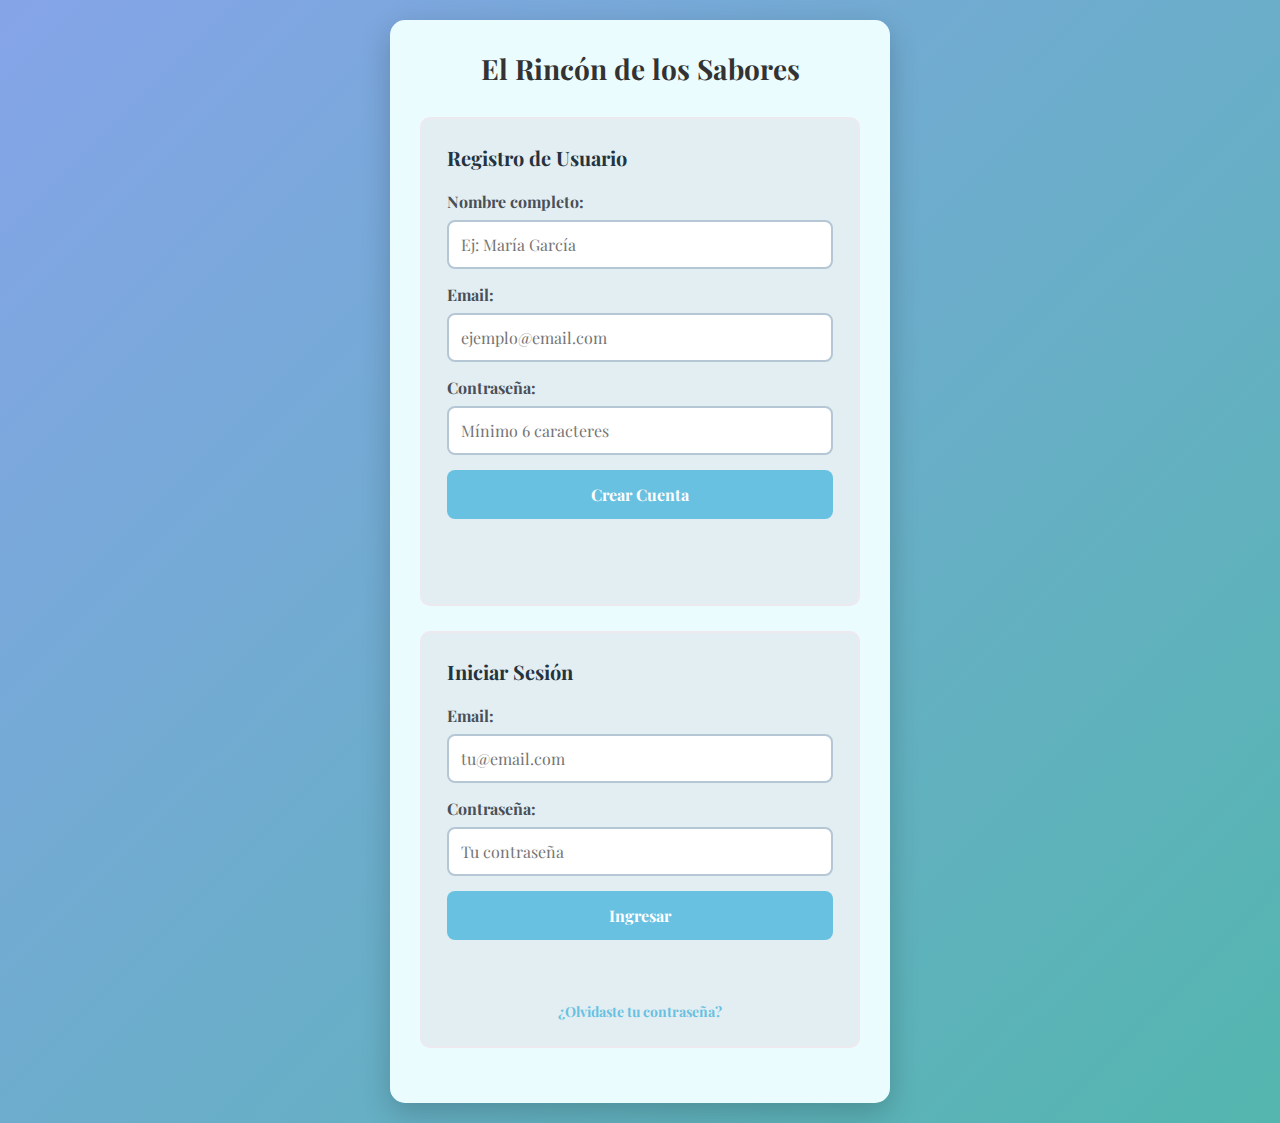
<file: recetas-frontend/index.html>
<!doctype html>
<html lang="es">
  <head>
    <meta charset="UTF-8" />
    <meta name="viewport" content="width=device-width, initial-scale=1.0" />
    <title>Recetas App - Registro y Login</title>
    <link rel="stylesheet" href="styles.css" />
  </head>
  <body>
    <div class="container">
      <h1>El Rincón de los Sabores</h1>

      <!-- SECCIÓN DE REGISTRO -->
      <div class="form-section">
        <h2>Registro de Usuario</h2>
        <div class="form-group">
          <label for="nombre">Nombre completo:</label>
          <input type="text" id="nombre" placeholder="Ej: María García" />
        </div>
        <div class="form-group">
          <label for="email">Email:</label>
          <input type="email" id="email" placeholder="ejemplo@email.com" />
        </div>
        <div class="form-group">
          <label for="password">Contraseña:</label>
          <input
            type="password"
            id="password"
            placeholder="Mínimo 6 caracteres"
          />
        </div>
        <button onclick="registrarUsuario()">Crear Cuenta</button>
        <div id="resultado-registro" class="result"></div>
      </div>

      <!-- SECCIÓN DE LOGIN -->
      <div class="form-section">
        <h2>Iniciar Sesión</h2>
        <div class="form-group">
          <label for="login-email">Email:</label>
          <input type="email" id="login-email" placeholder="tu@email.com" />
        </div>
        <div class="form-group">
          <label for="login-password">Contraseña:</label>
          <input
            type="password"
            id="login-password"
            placeholder="Tu contraseña"
          />
        </div>
        <button onclick="loginUsuario()">Ingresar</button>
        <div id="resultado-login" class="result"></div>
        <div style="text-align: center; margin-top: 15px">
          <a
            href="recuperar-password.html"
            style="
              color: #68c1e1;
              text-decoration: none;
              font-weight: bold;
              font-size: 14px;
            "
            >¿Olvidaste tu contraseña?</a
          >
        </div>
      </div>
    </div>

    <script src="script.js"></script>
  </body>
</html>
</file>
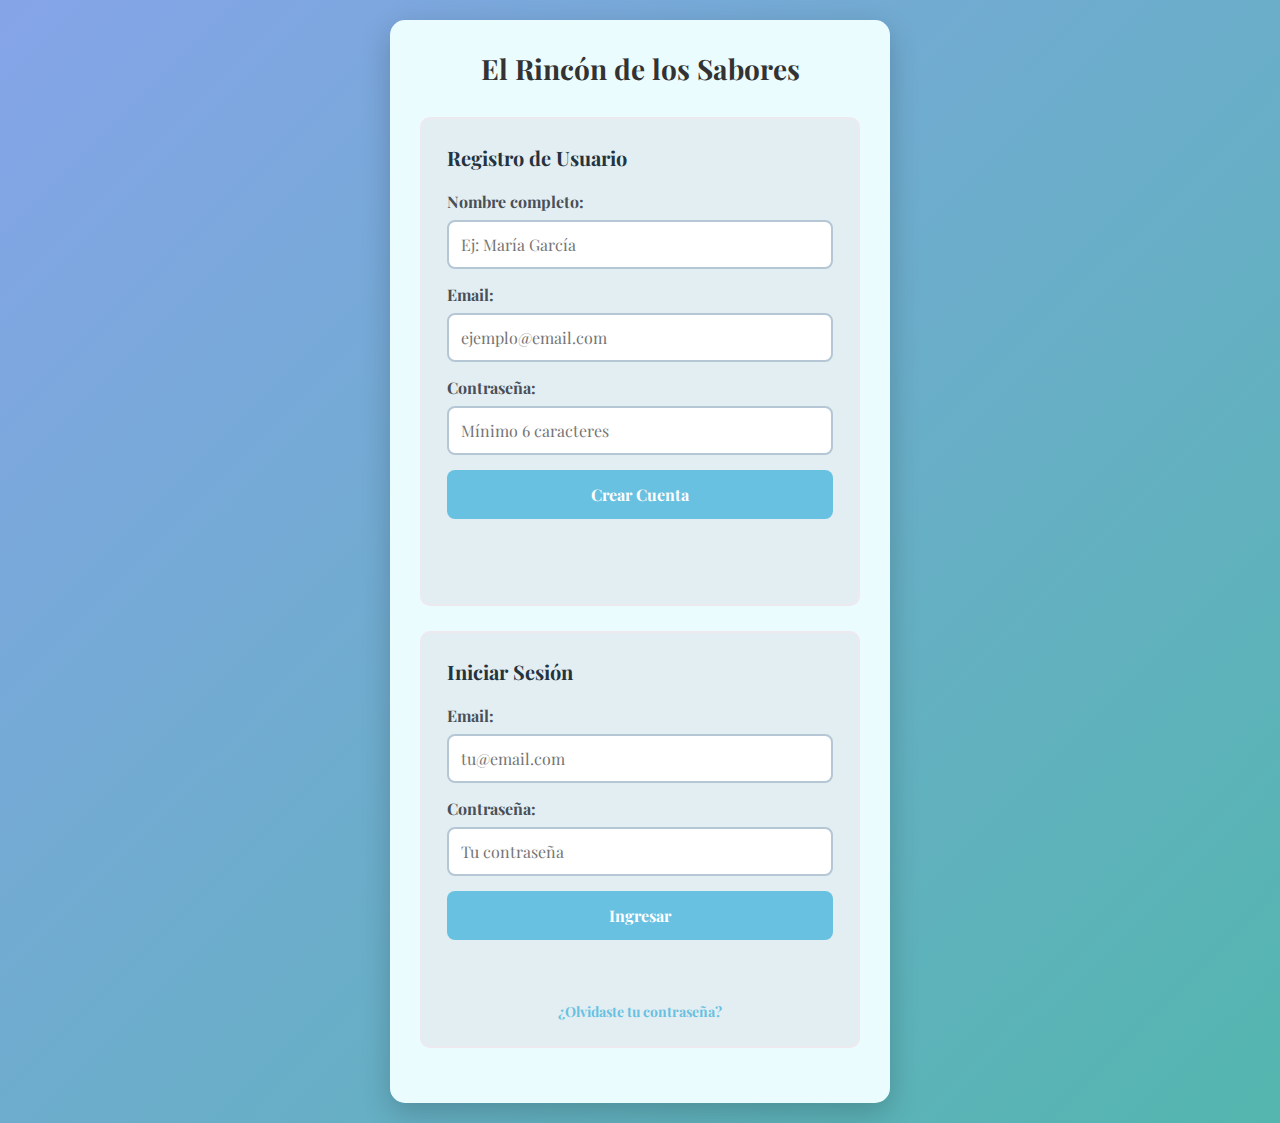
<file: recetas-frontend/acceso-denegado.html>
<!doctype html>
<html lang="es">
  <head>
    <meta charset="UTF-8" />
    <meta name="viewport" content="width=device-width, initial-scale=1.0" />
    <meta
      name="description"
      content="Acceso restringido a receta exclusiva en El Rincón de los Sabores."
    />
    <title>El Rincón de los Sabores - Acceso Restringido</title>
    <link rel="stylesheet" href="styles-planes.css" />
  </head>
  <body>
    <a class="skip-link" href="#main-content">Saltar al contenido principal</a>
    <main id="main-content" class="container">
      <div class="acceso-denegado-container">
        <div class="acceso-denegado-card" role="region" aria-labelledby="acceso-denegado-title">
          <span class="acceso-denegado-icon" aria-hidden="true">🔒</span>
          <h1 id="acceso-denegado-title" class="acceso-denegado-title">Receta exclusiva</h1>
          <p class="acceso-denegado-message">
            Esta receta es parte de un plan de suscripción. Para acceder a su
            contenido completo, necesitas una suscripción activa.
          </p>
          <div class="acceso-denegado-actions">
            <button
              type="button"
              onclick="history.back()"
              class="cancel-btn"
              aria-label="Volver a la página anterior"
            >
              ⬅ Volver
            </button>
            <a
              href="planes.html"
              class="primary-btn"
              style="
                display: inline-block;
                background: #53b6ae;
                color: white;
                padding: 12px 24px;
                border-radius: 8px;
                text-decoration: none;
                font-weight: bold;
                font-size: 15px;
                transition: background 0.2s;
              "
              aria-label="Ver planes de suscripción disponibles"
            >
              🔍 Ver planes disponibles
            </a>
          </div>
        </div>
      </div>
    </main>

    <script src="config/env-loader.js" data-main="acceso-denegado.js" defer></script>
  </body>
</html>
</file>
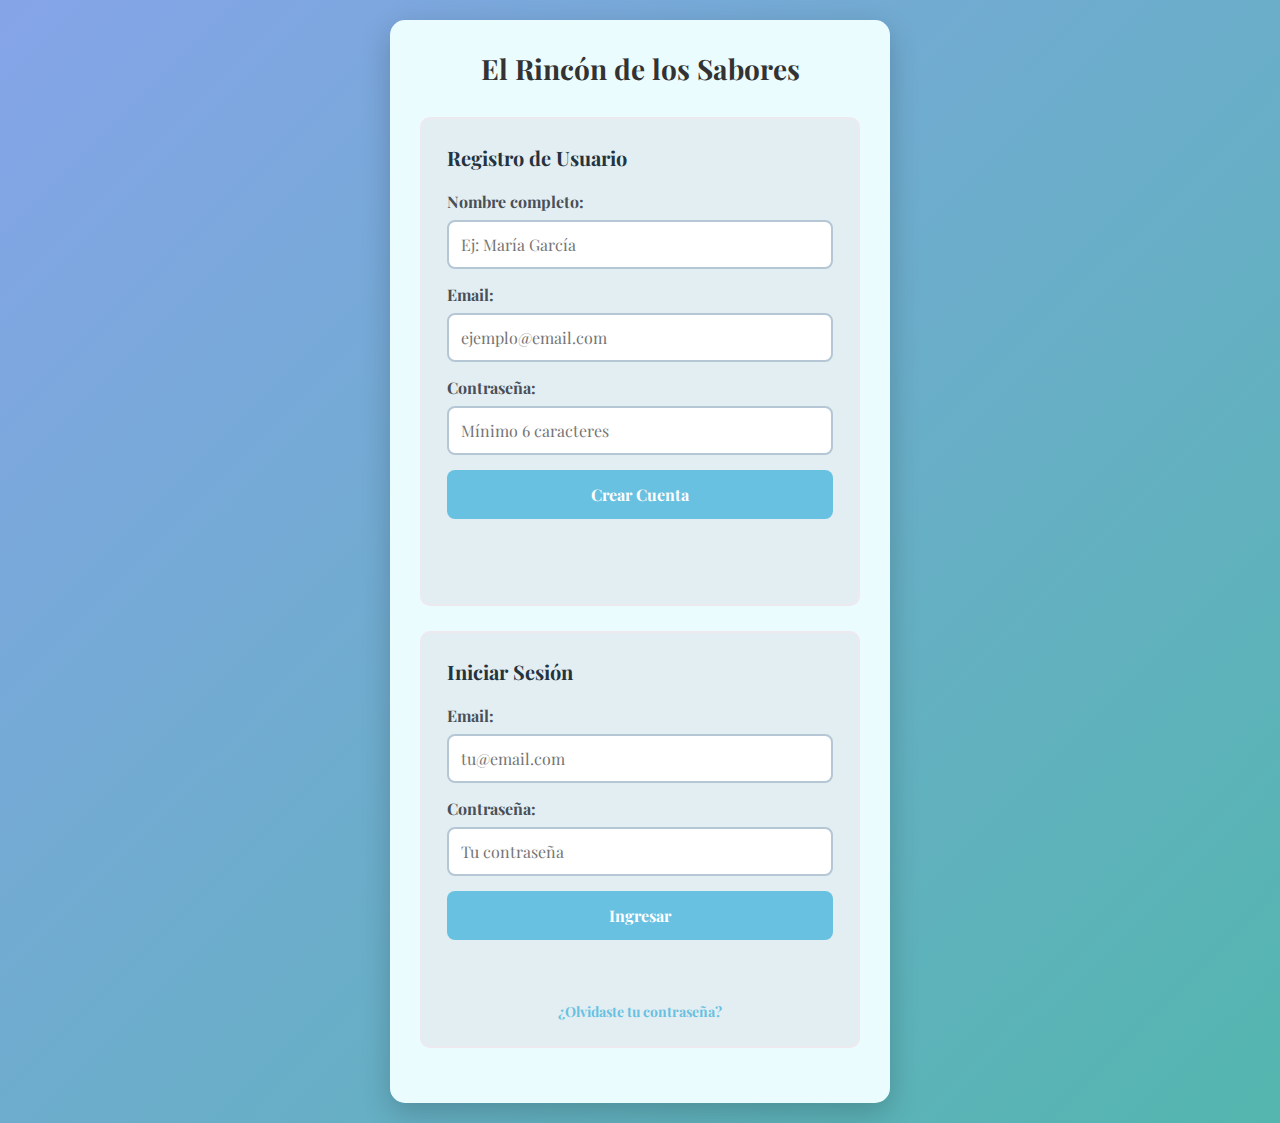
<file: recetas-frontend/editar-perfil.html>
<!doctype html>
<html lang="es">
  <head>
    <meta charset="UTF-8" />
    <meta name="viewport" content="width=device-width, initial-scale=1.0" />
    <meta
      name="description"
      content="Edita tu perfil y administra la verificación de correo en El Rincón de los Sabores."
    />
    <meta
      property="og:title"
      content="El Rincón de los Sabores - Editar Perfil"
    />
    <meta
      property="og:description"
      content="Edita tu perfil y administra la verificación de correo."
    />
    <meta property="og:image" content="icon.png" />
    <title>El Rincón de los Sabores - Editar Perfil</title>
    <link rel="stylesheet" href="styles-editar-perfil.css" />
  </head>
  <body>
    <a class="skip-link" href="#main-content">Saltar al contenido principal</a>
    <main id="main-content" class="container">
      <h1>Editar Mi Perfil</h1>

      <div class="content-section">
        <div class="header-actions">
          <a href="recetas.html" class="back-btn">⬅ Volver a recetas</a>
        </div>

        <div
          id="message"
          class="hidden"
          role="status"
          aria-live="polite"
          aria-atomic="true"
        ></div>
        <div
          id="loading"
          class="hidden"
          role="status"
          aria-live="polite"
          aria-atomic="true"
        >
          Cargando perfil...
        </div>

        <form id="editarPerfilForm" class="perfil-form">
          <div class="foto-perfil-section">
            <div class="foto-placeholder">
              <img
                id="fotoActual"
                src="icon.png"
                alt="Usuario"
                style="
                  width: 50%;
                  height: 50%;
                  object-fit: cover;
                  border-radius: 80px;
                "
              />
            </div>
            <div class="form-group">
              <label for="fotoPerfil">Cambiar foto de perfil</label>
              <input type="file" id="fotoPerfil" accept="image/*" />
              <small>Formatos: JPG, PNG, GIF (máx. 5MB)</small>
            </div>
          </div>

          <div class="form-group">
            <label for="nombre">Nombre completo</label>
            <input
              type="text"
              id="nombre"
              required
              placeholder="Tu nombre completo"
            />
          </div>

          <div class="form-group" id="email-verificado-section">
            <label>Estado del email</label>
            <div
              id="email-status-text"
              style="font-size: 14px; margin-top: 4px; color: #666"
              aria-live="polite"
            ></div>
            <button
              type="button"
              id="solicitar-verificacion-btn"
              onclick="solicitarVerificacionEmail()"
              style="
                margin-top: 8px;
                padding: 10px 20px;
                font-size: 14px;
                width: auto;
                background: #85a4e8;
                display: none;
              "
            >
              Verificar email
            </button>
          </div>

          <div id="codigo-verificacion-section" style="display: none">
            <div class="form-group">
              <label for="codigo-verificacion">Código de verificación</label>
              <input
                type="text"
                id="codigo-verificacion"
                maxlength="6"
                placeholder="Código de 6 dígitos recibido por correo"
                autocomplete="one-time-code"
              />
            </div>
            <button
              type="button"
              onclick="confirmarVerificacionEmail()"
              style="
                width: auto;
                padding: 10px 20px;
                font-size: 14px;
                background: #53b6ae;
              "
            >
              Confirmar código
            </button>
            <button
              type="button"
              onclick="cancelarVerificacionEmail()"
              style="
                width: auto;
                padding: 10px 20px;
                font-size: 14px;
                background: #aaa;
                margin-left: 8px;
              "
            >
              Cancelar
            </button>
          </div>

          <div class="form-buttons">
            <button type="submit" class="submit-btn">Guardar cambios</button>
            <button
              type="button"
              class="cancel-btn"
              onclick="window.history.back()"
            >
              Cancelar
            </button>
          </div>
        </form>
      </div>
    </main>

    <script
      src="config/env-loader.js"
      data-main="editar-perfil.js"
      defer
    ></script>
  </body>
</html>
</file>
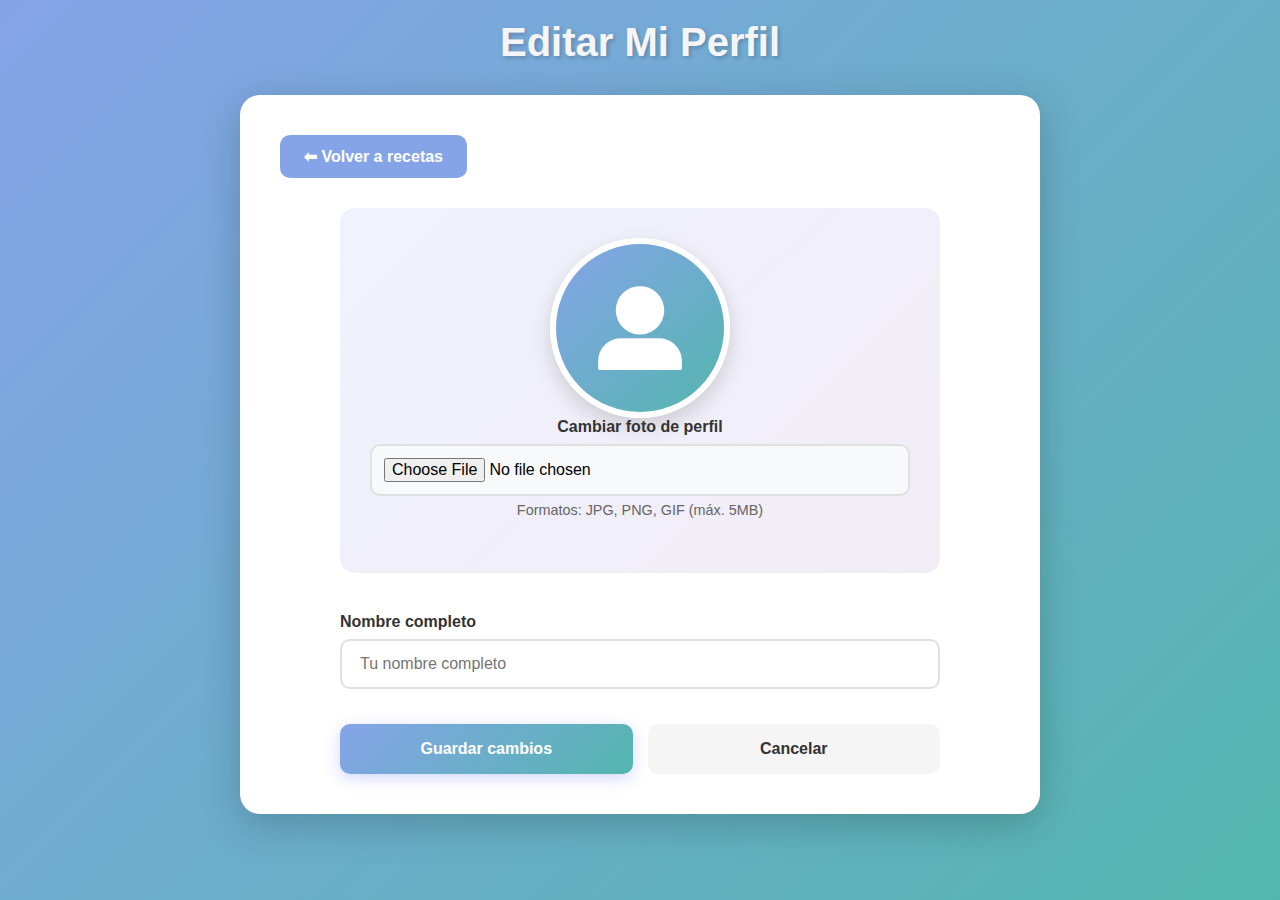
<file: recetas-frontend/editarPerfil.html>
<!doctype html>
<html lang="es">
    <head>
        <meta charset="UTF-8" />
        <meta name="viewport" content="width=device-width, initial-scale=1.0" />
        <title>Editar Perfil - El Rincón de los Sabores</title>
        <link rel="stylesheet" href="styles-editar-perfil.css" />
    </head>
    <body>
        <div class="container">
            <h1>Editar Mi Perfil</h1>

            <div class="content-section">
                <div class="header-actions">
                    <a href="recetas.html" class="back-btn"
                        >⬅ Volver a recetas</a
                    >
                </div>

                <div id="message" class="hidden"></div>
                <div id="loading" class="hidden">Cargando perfil...</div>

                <form id="editarPerfilForm" class="perfil-form">
                    <div class="foto-perfil-section">
                        <div class="foto-placeholder">
                            <img
                                src="icon.png"
                                alt="Usuario"
                                style="
                                    width: 50%;
                                    height: 50%;
                                    object-fit: cover;
                                "
                            />
                        </div>
                        <div class="form-group">
                            <label for="fotoPerfil"
                                >Cambiar foto de perfil</label
                            >
                            <input
                                type="file"
                                id="fotoPerfil"
                                accept="image/*"
                            />
                            <small>Formatos: JPG, PNG, GIF (máx. 5MB)</small>
                        </div>
                    </div>

                    <div class="form-group">
                        <label for="nombre">Nombre completo</label>
                        <input
                            type="text"
                            id="nombre"
                            required
                            placeholder="Tu nombre completo"
                        />
                    </div>

                    <div class="form-buttons">
                        <button type="submit" class="submit-btn">
                            Guardar cambios
                        </button>
                        <button
                            type="button"
                            class="cancel-btn"
                            onclick="window.history.back()"
                        >
                            Cancelar
                        </button>
                    </div>
                </form>
            </div>
        </div>

        <script src="editar-perfil.js"></script>
    </body>
</html>
</file>
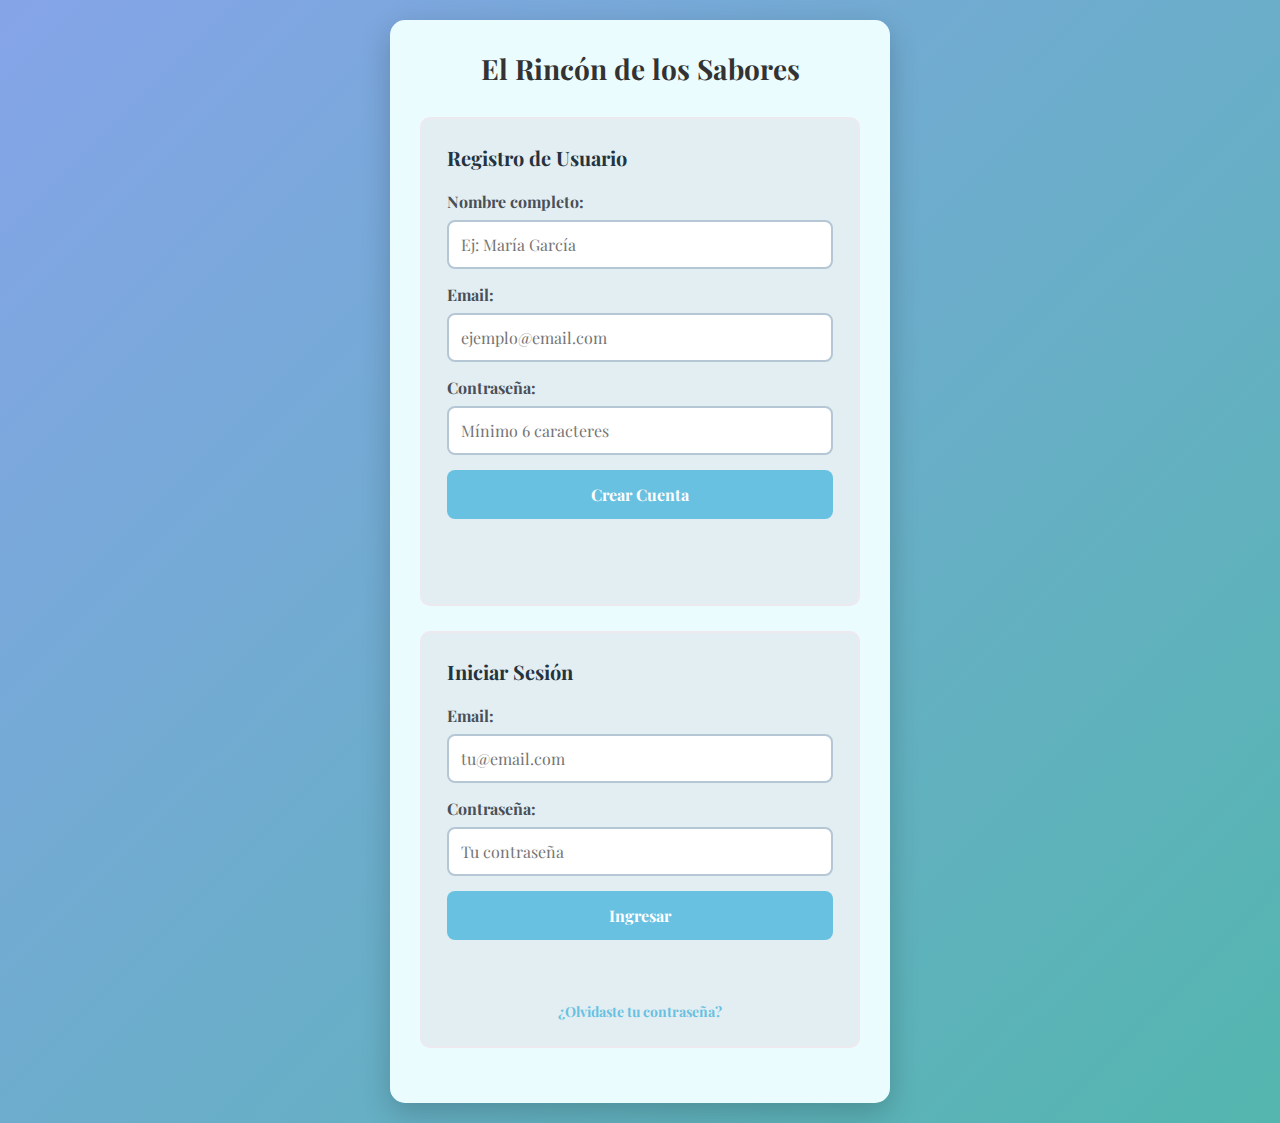
<file: recetas-frontend/favoritos.html>
<!doctype html>
<html lang="es">
  <head>
    <meta charset="UTF-8" />
    <meta name="viewport" content="width=device-width, initial-scale=1.0" />
    <meta
      name="description"
      content="Revisa y administra tus recetas favoritas en El Rincón de los Sabores."
    />
    <meta property="og:title" content="El Rincón de los Sabores - Favoritos" />
    <meta
      property="og:description"
      content="Revisa y administra tus recetas favoritas."
    />
    <meta property="og:image" content="icon.png" />
    <title>El Rincón de los Sabores - Favoritos</title>
    <link rel="stylesheet" href="styles-favoritos.css" />
  </head>
  <body>
    <a class="skip-link" href="#main-content">Saltar al contenido principal</a>
    <main id="main-content" class="container">
      <h1>Mis Recetas Favoritas</h1>

      <div class="content-section">
        <div class="header-actions">
          <a href="recetas.html" class="back-btn"
            >⬅ Volver a todas las recetas</a
          >
        </div>

        <div
          id="message"
          class="hidden"
          role="status"
          aria-live="polite"
          aria-atomic="true"
        ></div>
        <div
          id="loading"
          class="hidden"
          role="status"
          aria-live="polite"
          aria-atomic="true"
        >
          Cargando tus favoritos...
        </div>

        <div id="favoritosGrid" class="grid" aria-live="polite"></div>
      </div>
    </main>

    <div
      id="modal"
      class="modal hidden"
      role="dialog"
      aria-modal="true"
      aria-labelledby="modalTitle"
      aria-describedby="modalDescription"
    >
      <div class="modal-content">
        <button
          id="closeModal"
          class="close"
          type="button"
          aria-label="Cerrar detalle de receta"
        >
          &times;
        </button>
        <h2 id="modalTitle">Detalle de la receta</h2>
        <p id="modalDescription"></p>
        <img
          id="modalImage"
          alt="Imagen receta"
          width="500"
          height="300"
          loading="lazy"
        />
        <button id="favBtn" class="fav-btn" type="button">
          ❤️ Quitar de Favoritos
        </button>
        <div class="modal-info">
          <h3>Ingredientes</h3>
          <ul id="modalIngredientes"></ul>
          <h3>Instrucciones</h3>
          <p id="modalInstrucciones"></p>
        </div>
      </div>
    </div>

    <script src="config/env-loader.js" data-main="favoritos.js" defer></script>
  </body>
</html>
</file>
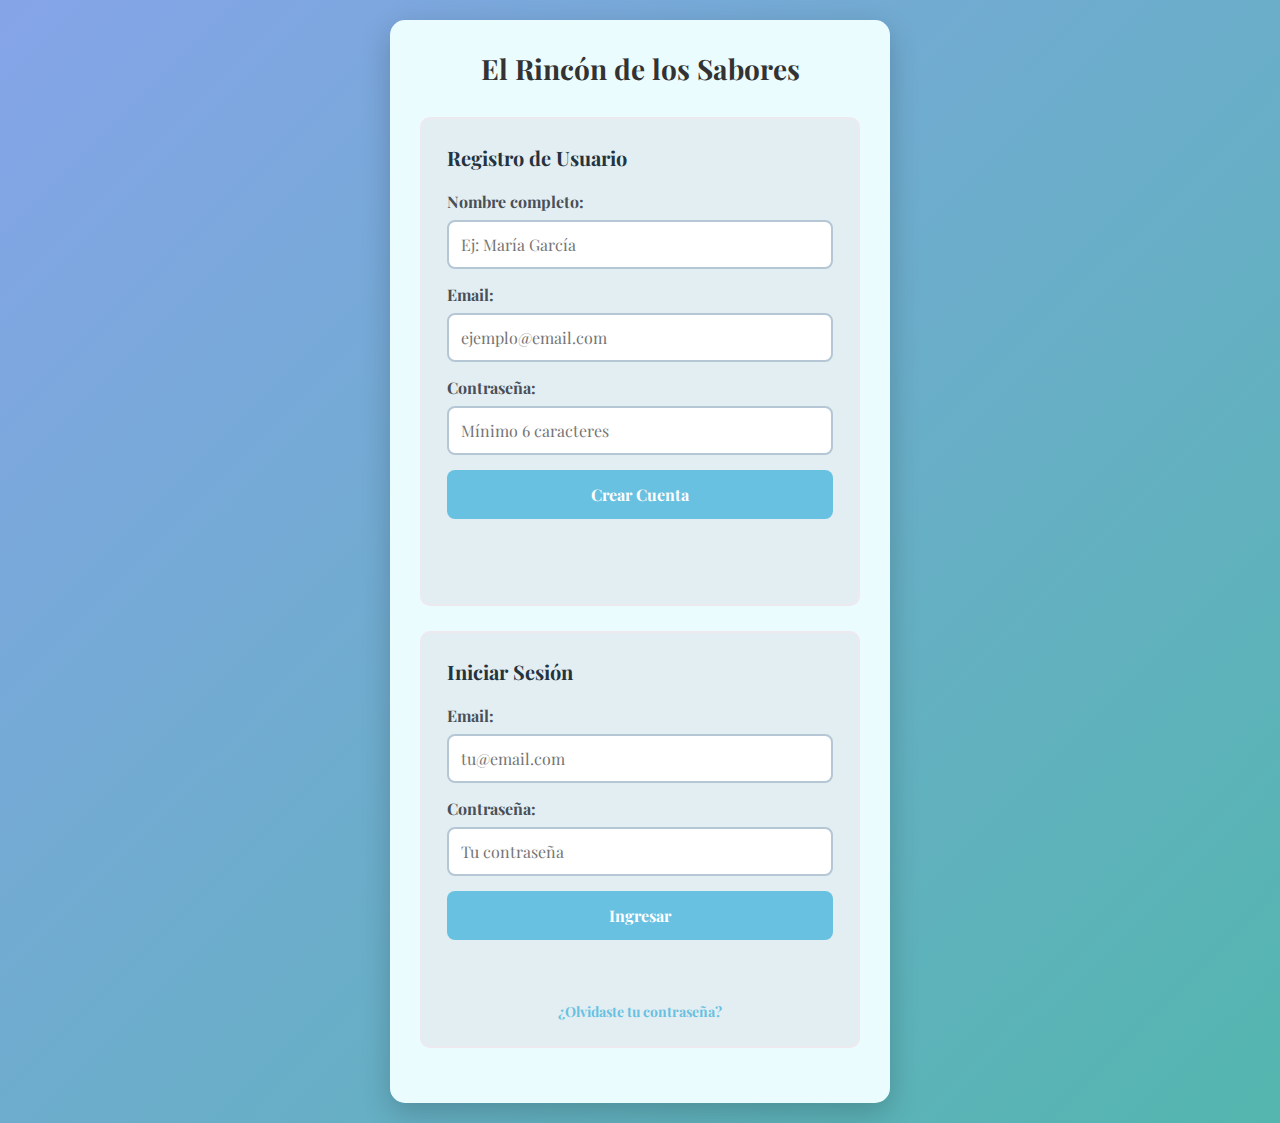
<file: recetas-frontend/mis-planes.html>
<!doctype html>
<html lang="es">
  <head>
    <meta charset="UTF-8" />
    <meta name="viewport" content="width=device-width, initial-scale=1.0" />
    <meta
      name="description"
      content="Gestiona tus planes de suscripción en El Rincón de los Sabores."
    />
    <meta property="og:title" content="El Rincón de los Sabores - Mis Planes" />
    <meta
      property="og:description"
      content="Crea y administra tus planes de suscripción con recetas exclusivas."
    />
    <meta property="og:image" content="icon.png" />
    <title>El Rincón de los Sabores - Mis Planes</title>
    <link rel="stylesheet" href="styles-mis-planes.css" />
  </head>
  <body>
    <a class="skip-link" href="#main-content">Saltar al contenido principal</a>
    <main id="main-content" class="container">
      <h1>Mis Planes de Suscripción</h1>

      <!-- Dashboard de métricas -->
      <section class="dashboard-section" aria-labelledby="dashboard-title">
        <h2 id="dashboard-title">Dashboard</h2>
        <div id="dashboardLoading" class="hidden" role="status" aria-live="polite">
          Cargando métricas...
        </div>
        <div id="dashboardError" class="result error hidden" role="alert"></div>
        <div id="dashboardMetrics" class="metrics-grid" aria-live="polite"></div>
        <div id="metricsTable" class="metrics-table-container hidden" aria-live="polite"></div>
      </section>

      <!-- Acciones -->
      <div class="section-actions">
        <button id="crearPlanBtn" class="primary-btn" type="button">
          ➕ Crear plan
        </button>
      </div>

      <!-- Estado general -->
      <div
        id="message"
        class="result hidden"
        role="status"
        aria-live="polite"
        aria-atomic="true"
      ></div>

      <!-- Lista de planes -->
      <section class="content-section" aria-labelledby="mis-planes-title">
        <h2 id="mis-planes-title">Mis planes creados</h2>
        <div
          id="loading"
          class="hidden"
          role="status"
          aria-live="polite"
          aria-atomic="true"
        >
          Cargando tus planes...
        </div>
        <div id="misPlanesGrid" class="planes-list" aria-live="polite"></div>
      </section>
    </main>

    <!-- Modal crear plan -->
    <div
      id="crearPlanModal"
      class="modal hidden"
      role="dialog"
      aria-modal="true"
      aria-labelledby="crearPlanTitle"
    >
      <div class="modal-content">
        <button class="close" type="button" aria-label="Cerrar" id="closeCrearPlanModal">
          &times;
        </button>
        <h2 id="crearPlanTitle">Crear nuevo plan</h2>
        <div id="crearPlanResult" class="result hidden" role="alert"></div>
        <form id="crearPlanForm" novalidate>
          <div class="form-group">
            <label for="crearNombre">Nombre del plan:</label>
            <input type="text" id="crearNombre" required placeholder="Ej: Plan Gourmet Premium" />
          </div>
          <div class="form-group">
            <label for="crearDescripcion">Descripción:</label>
            <textarea id="crearDescripcion" required placeholder="Describe qué incluye el plan..."></textarea>
          </div>
          <div class="form-group">
            <label for="crearPrecio">Precio (USD):</label>
            <input type="number" id="crearPrecio" required min="0" step="0.01" placeholder="9.99" />
          </div>
          <div class="form-group">
            <label for="crearDuracion">Duración (días):</label>
            <input type="number" id="crearDuracion" required min="1" step="1" placeholder="30" />
          </div>
          <div class="form-buttons">
            <button type="submit" class="submit-btn">Crear Plan</button>
            <button type="button" class="cancel-btn" id="cancelCrearPlanBtn">Cancelar</button>
          </div>
        </form>
      </div>
    </div>

    <!-- Modal editar plan -->
    <div
      id="editarPlanModal"
      class="modal hidden"
      role="dialog"
      aria-modal="true"
      aria-labelledby="editarPlanTitle"
    >
      <div class="modal-content">
        <button class="close" type="button" aria-label="Cerrar" id="closeEditarPlanModal">
          &times;
        </button>
        <h2 id="editarPlanTitle">Editar plan</h2>
        <div id="editarPlanResult" class="result hidden" role="alert"></div>
        <form id="editarPlanForm" novalidate>
          <input type="hidden" id="editarPlanId" />
          <div class="form-group">
            <label for="editarNombre">Nombre del plan:</label>
            <input type="text" id="editarNombre" required />
          </div>
          <div class="form-group">
            <label for="editarDescripcion">Descripción:</label>
            <textarea id="editarDescripcion" required></textarea>
          </div>
          <div class="form-group">
            <label for="editarPrecio">Precio (USD):</label>
            <input type="number" id="editarPrecio" required min="0" step="0.01" />
          </div>
          <div class="form-group">
            <label for="editarDuracion">Duración (días):</label>
            <input type="number" id="editarDuracion" required min="1" step="1" />
          </div>
          <div class="form-buttons">
            <button type="submit" class="submit-btn">Guardar cambios</button>
            <button type="button" class="cancel-btn" id="cancelEditarPlanBtn">Cancelar</button>
          </div>
        </form>
      </div>
    </div>

    <!-- Modal gestionar recetas del plan -->
    <div
      id="gestionarRecetasModal"
      class="modal hidden"
      role="dialog"
      aria-modal="true"
      aria-labelledby="gestionarRecetasTitle"
    >
      <div class="modal-content modal-content-wide">
        <button class="close" type="button" aria-label="Cerrar" id="closeGestionarRecetasModal">
          &times;
        </button>
        <h2 id="gestionarRecetasTitle">Gestionar recetas del plan</h2>
        <div id="gestionarRecetasResult" class="result hidden" role="alert"></div>

        <div class="gestionar-sections">
          <!-- Recetas actualmente en el plan -->
          <div class="gestionar-subsection">
            <h3>Recetas en el plan</h3>
            <div id="recetasEnPlanLoading" class="hidden" role="status">Cargando...</div>
            <div id="recetasEnPlanList" class="recetas-gestionar-list" aria-live="polite"></div>
          </div>

          <!-- Recetas disponibles para agregar -->
          <div class="gestionar-subsection">
            <h3>Mis recetas disponibles para agregar</h3>
            <div id="recetasDisponiblesLoading" class="hidden" role="status">Cargando...</div>
            <div id="recetasDisponiblesList" class="recetas-gestionar-list" aria-live="polite"></div>
            <div id="asignarSeleccionadasContainer" class="hidden" style="margin-top: 12px;">
              <button id="asignarSeleccionadasBtn" type="button" class="primary-btn">
                Asignar recetas seleccionadas
              </button>
            </div>
          </div>
        </div>
      </div>
    </div>

    <script src="config/env-loader.js" data-main="mis-planes.js" defer></script>
  </body>
</html>
</file>
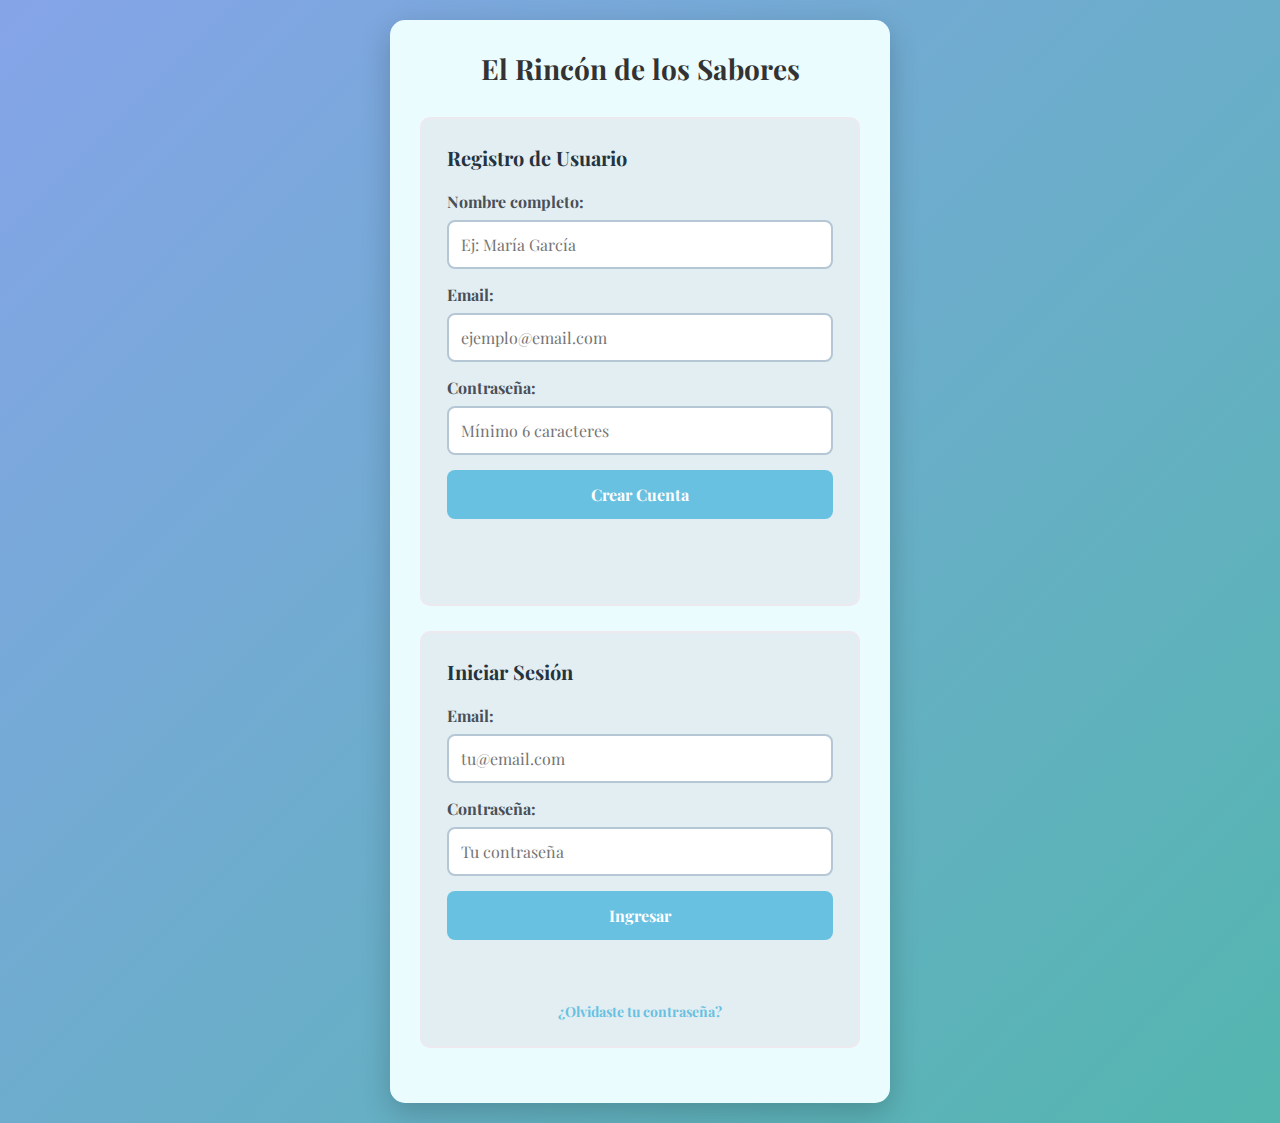
<file: recetas-frontend/mis-recetas.html>
<!doctype html>
<html lang="es">
  <head>
    <meta charset="UTF-8" />
    <meta name="viewport" content="width=device-width, initial-scale=1.0" />
    <title>Mis Recetas - El Rincón de los Sabores</title>
    <link rel="stylesheet" href="styles-mis-recetas.css" />
  </head>
  <body>
    <div class="container">
      <h1>Mis Recetas</h1>

      <div class="content-section">
        <div class="header-actions">
          <a href="recetas.html" class="back-btn"
            >⬅ Volver a todas las recetas</a
          >
        </div>

        <div id="message" class="hidden"></div>
        <div id="loading" class="hidden">Cargando tus recetas...</div>

        <div id="misRecetasGrid" class="grid"></div>
      </div>
    </div>

    <!-- Modal de detalle -->
    <div id="modal" class="modal hidden">
      <div class="modal-content">
        <span id="closeModal" class="close">&times;</span>
        <h2 id="modalTitle"></h2>
        <h3 id="modalDescription"></h3>
        <img id="modalImage" alt="Imagen receta" />
        <div class="modal-info">
          <h3>Ingredientes</h3>
          <ul id="modalIngredientes"></ul>
          <h3>Instrucciones</h3>
          <p id="modalInstrucciones"></p>
        </div>
      </div>
    </div>

    <!-- Modal de edición -->
    <div id="editModal" class="modal hidden">
      <div class="modal-content">
        <span id="closeEditModal" class="close">&times;</span>
        <h2>Editar Receta</h2>
        <form id="editForm">
          <div class="form-group">
            <label for="editRecipeName">Nombre de la receta:</label>
            <input type="text" id="editRecipeName" required />
          </div>
          <div class="form-group">
            <label for="editRecipeDescription">Descripción:</label>
            <textarea id="editRecipeDescription" required></textarea>
          </div>
          <div class="form-group">
            <label for="editRecipeImage">Cambiar imagen (opcional):</label>
            <input type="file" id="editRecipeImage" accept="image/*" />
            <div id="editImagePreview" class="image-preview"></div>
          </div>
          <div class="form-group">
            <label for="editRecipeIngredients"
              >Ingredientes (uno por línea):</label
            >
            <textarea id="editRecipeIngredients" required></textarea>
          </div>
          <div class="form-group">
            <label for="editRecipeInstructions">Instrucciones:</label>
            <textarea id="editRecipeInstructions" required></textarea>
          </div>
          <div class="form-buttons">
            <button type="submit" class="submit-btn">Guardar Cambios</button>
          </div>
        </form>
      </div>
    </div>

    <script src="config/env-loader.js" data-main="mis-recetas.js"></script>
  </body>
</html>
</file>
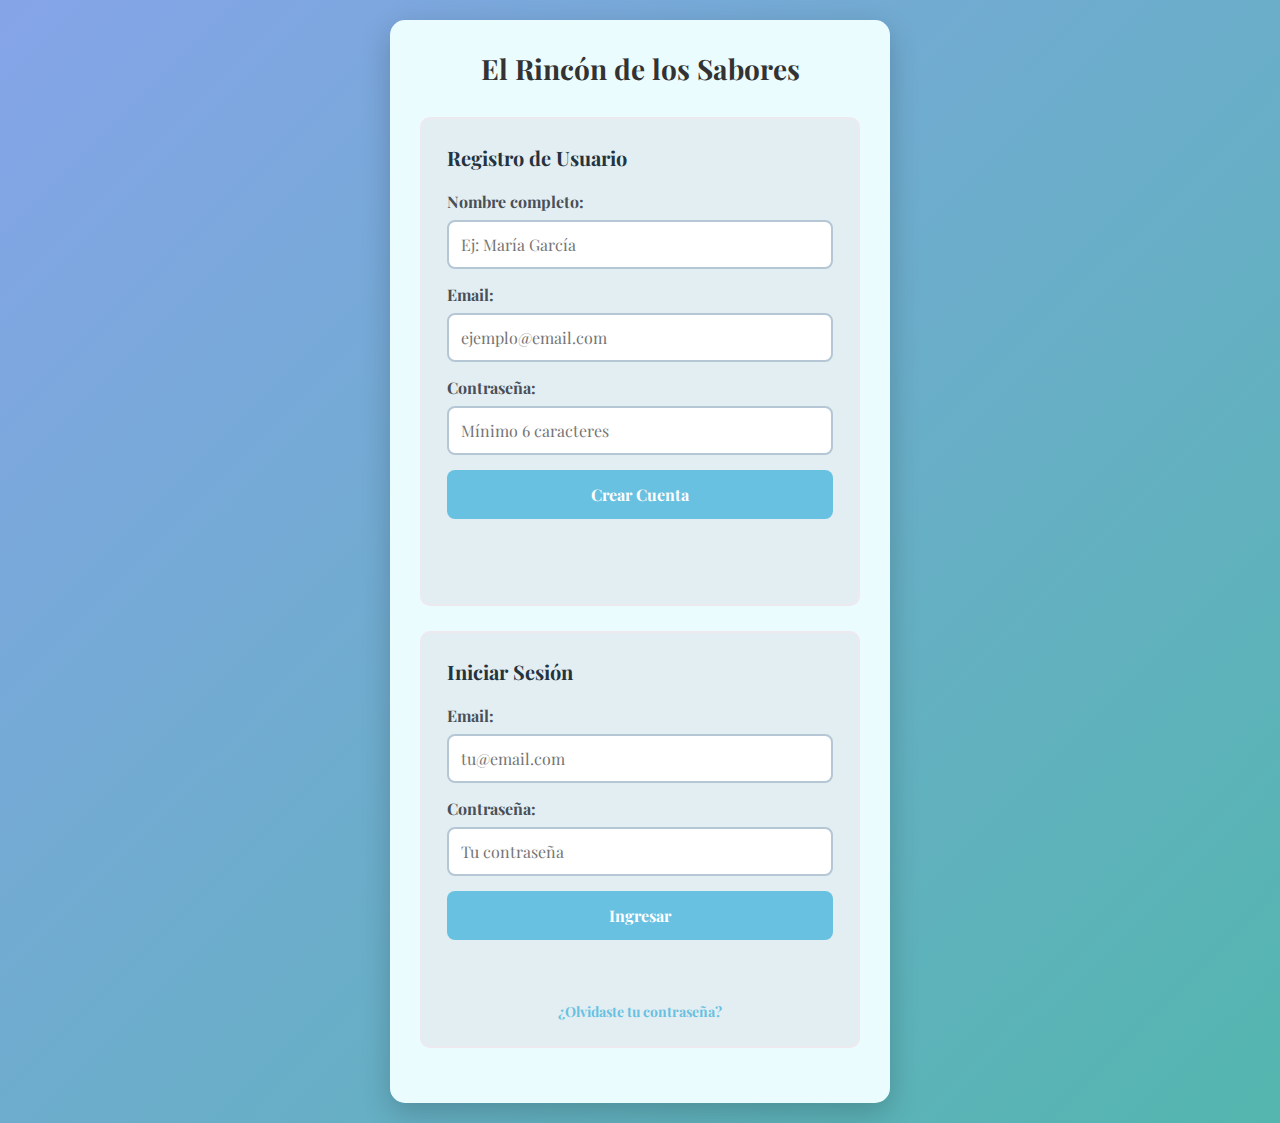
<file: recetas-frontend/mis-suscripciones.html>
<!doctype html>
<html lang="es">
  <head>
    <meta charset="UTF-8" />
    <meta name="viewport" content="width=device-width, initial-scale=1.0" />
    <meta
      name="description"
      content="Gestiona tus suscripciones a planes en El Rincón de los Sabores."
    />
    <meta
      property="og:title"
      content="El Rincón de los Sabores - Mis Suscripciones"
    />
    <meta
      property="og:description"
      content="Accede a tus planes de suscripción y recetas exclusivas."
    />
    <meta property="og:image" content="icon.png" />
    <title>El Rincón de los Sabores - Mis Suscripciones</title>
    <link rel="stylesheet" href="styles-mis-suscripciones.css" />
  </head>
  <body>
    <a class="skip-link" href="#main-content">Saltar al contenido principal</a>
    <main id="main-content" class="container">
      <h1>Mis Suscripciones</h1>

      <div
        id="message"
        class="result hidden"
        role="status"
        aria-live="polite"
        aria-atomic="true"
      ></div>

      <div
        id="loading"
        class="hidden"
        role="status"
        aria-live="polite"
        aria-atomic="true"
      >
        Cargando tus suscripciones...
      </div>

      <!-- Suscripciones activas -->
      <section class="content-section" aria-labelledby="activas-title">
        <h2 id="activas-title">Suscripciones activas</h2>
        <div
          id="suscripcionesActivasGrid"
          class="suscripciones-list"
          aria-live="polite"
        ></div>
        <p
          id="activasEmpty"
          class="empty-state hidden"
          role="status"
        >
          No tienes suscripciones activas. <a href="planes.html">Ver planes disponibles</a>
        </p>
      </section>

      <!-- Suscripciones canceladas / expiradas -->
      <section class="content-section" aria-labelledby="inactivas-title">
        <h2 id="inactivas-title">Suscripciones canceladas / expiradas</h2>
        <div
          id="suscripcionesInactivasGrid"
          class="suscripciones-list"
          aria-live="polite"
        ></div>
        <p
          id="inactivasEmpty"
          class="empty-state hidden"
          role="status"
        >
          No tienes suscripciones canceladas ni expiradas.
        </p>
      </section>
    </main>

    <!-- Modal recetas exclusivas -->
    <div
      id="recetasExclusivasModal"
      class="modal hidden"
      role="dialog"
      aria-modal="true"
      aria-labelledby="recetasExclusivasTitle"
    >
      <div class="modal-content">
        <button
          id="closeRecetasExclusivasModal"
          class="close"
          type="button"
          aria-label="Cerrar"
        >
          &times;
        </button>
        <h2 id="recetasExclusivasTitle">Recetas exclusivas del plan</h2>
        <div id="recetasExclusivasLoading" class="hidden" role="status" aria-live="polite">
          Cargando recetas...
        </div>
        <div id="recetasExclusivasError" class="result error hidden" role="alert"></div>
        <div id="recetasExclusivasList" class="recetas-exclusivas-grid" aria-live="polite"></div>
      </div>
    </div>

    <script src="config/env-loader.js" data-main="mis-suscripciones.js" defer></script>
  </body>
</html>
</file>
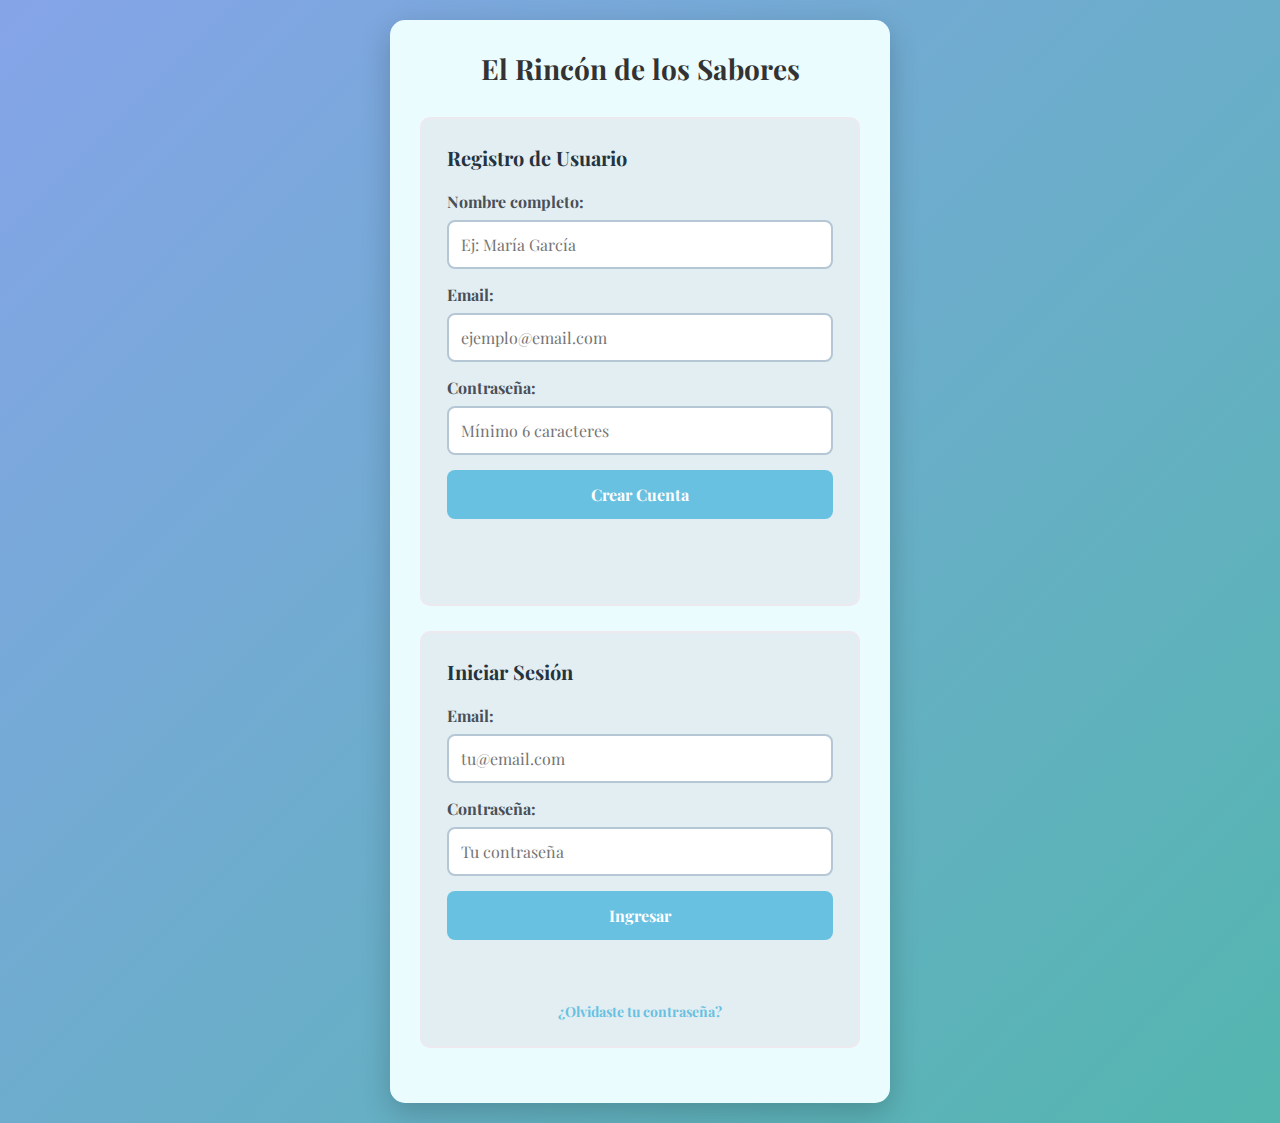
<file: recetas-frontend/pago.html>
<!doctype html>
<html lang="es">
  <head>
    <meta charset="UTF-8" />
    <meta name="viewport" content="width=device-width, initial-scale=1.0" />
    <meta
      name="description"
      content="Suscríbete a un plan exclusivo en El Rincón de los Sabores."
    />
    <title>El Rincón de los Sabores - Pago</title>
    <link rel="stylesheet" href="styles-pago.css" />
    <script src="https://js.stripe.com/v3/"></script>
  </head>
  <body>
    <a class="skip-link" href="#main-content">Saltar al contenido principal</a>

    <div class="pago-wrapper">
      <main id="main-content" class="pago-container">
        <div class="pago-header">
          <img src="icon.png" alt="El Rincón de los Sabores" class="pago-logo" width="48" height="48" />
          <h1>El Rincón de los Sabores</h1>
        </div>

        <section class="plan-summary" aria-labelledby="plan-summary-title">
          <div id="planLoading" class="loading-state" role="status" aria-live="polite">
            Cargando información del plan...
          </div>
          <div id="planError" class="result error hidden" role="alert"></div>
          <div id="planInfo" class="hidden" aria-labelledby="plan-summary-title">
            <h2 id="plan-summary-title" class="plan-summary-title">Resumen del plan</h2>
            <div class="plan-summary-grid">
              <div class="plan-summary-item">
                <span class="plan-summary-label">Plan:</span>
                <span id="planNombre" class="plan-summary-value"></span>
              </div>
              <div class="plan-summary-item">
                <span class="plan-summary-label">Precio:</span>
                <span id="planPrecio" class="plan-summary-value plan-summary-price"></span>
              </div>
              <div class="plan-summary-item">
                <span class="plan-summary-label">Duración:</span>
                <span id="planDuracion" class="plan-summary-value"></span>
              </div>
              <div class="plan-summary-item plan-summary-description">
                <span class="plan-summary-label">Descripción:</span>
                <span id="planDescripcion" class="plan-summary-value"></span>
              </div>
            </div>
          </div>
        </section>

        <section class="payment-section" aria-labelledby="payment-title">
          <h2 id="payment-title">Datos de pago</h2>

          <div id="paymentResult" class="result hidden" role="alert" aria-live="assertive"></div>

          <form id="paymentForm" novalidate>
            <div class="form-group">
              <label for="card-element">Tarjeta de crédito o débito</label>
              <div id="card-element" class="card-element-container" aria-label="Formulario de tarjeta de crédito">
                <!-- Stripe mounts here -->
              </div>
              <div id="card-errors" class="card-errors" role="alert" aria-live="assertive"></div>
            </div>

            <div class="form-buttons">
              <button type="submit" id="submitPaymentBtn" class="submit-payment-btn" disabled>
                💳 Pagar y suscribirse
              </button>
              <a href="planes.html" class="cancel-link">Cancelar</a>
            </div>
          </form>
        </section>

        <div id="successSection" class="success-section hidden" role="status" aria-live="polite">
          <span class="success-icon" aria-hidden="true">✅</span>
          <h2>¡Suscripción exitosa!</h2>
          <p id="successMessage"></p>
          <p class="redirect-notice">Serás redirigido a tus suscripciones en unos segundos...</p>
        </div>
      </main>
    </div>

    <script src="config/env-loader.js" data-main="pago.js" defer></script>
  </body>
</html>
</file>
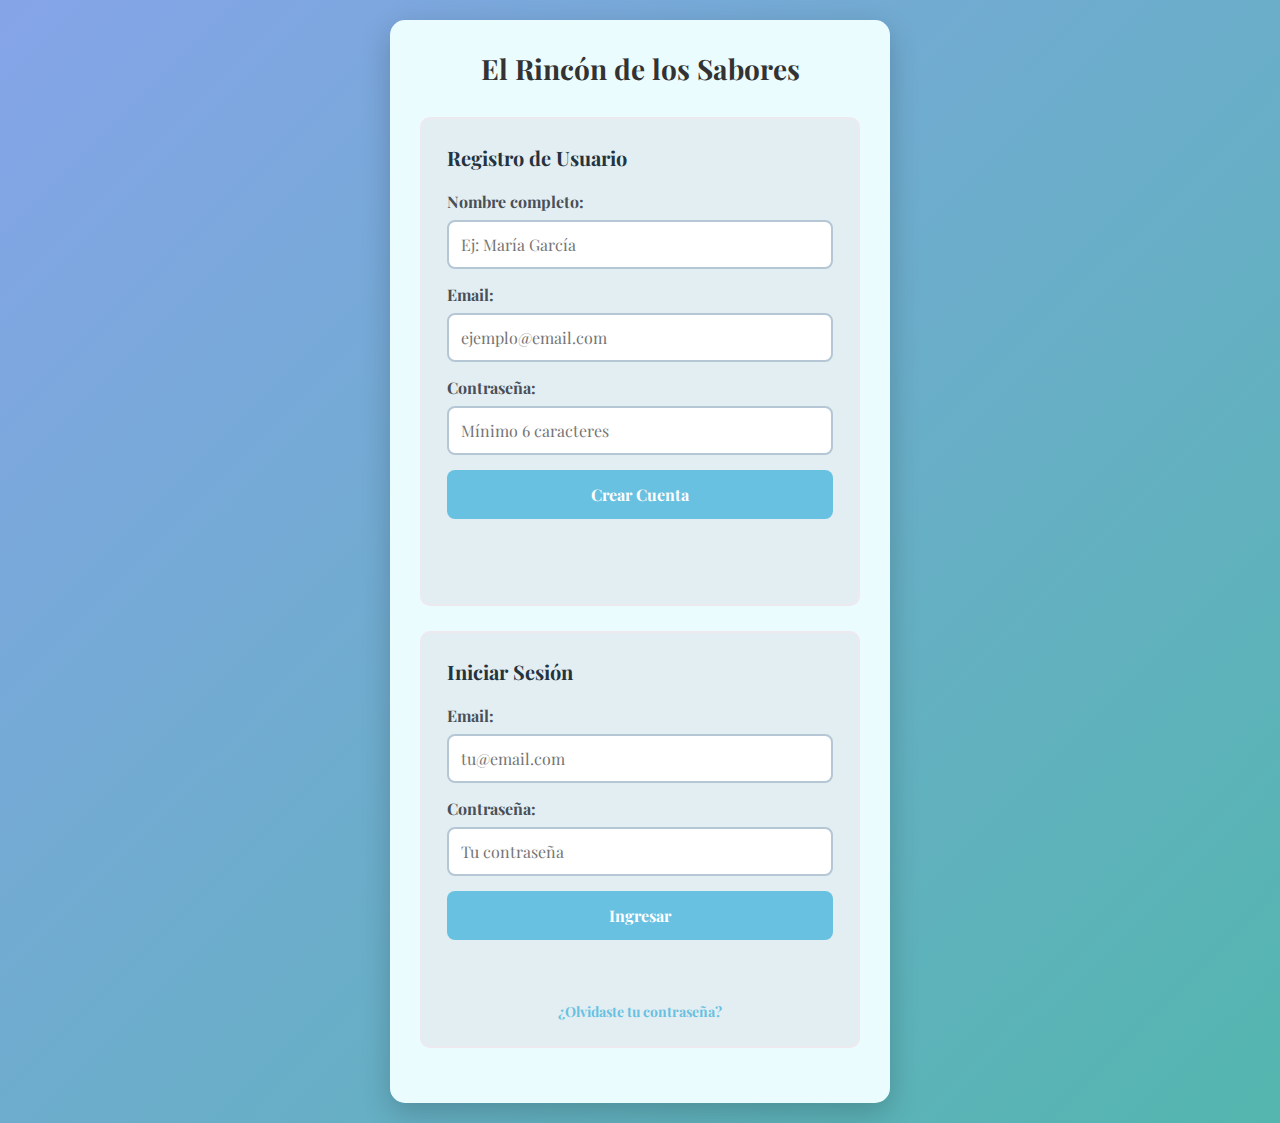
<file: recetas-frontend/planes.html>
<!doctype html>
<html lang="es">
  <head>
    <meta charset="UTF-8" />
    <meta name="viewport" content="width=device-width, initial-scale=1.0" />
    <meta
      name="description"
      content="Explora los planes de suscripción disponibles en El Rincón de los Sabores."
    />
    <meta property="og:title" content="El Rincón de los Sabores - Planes" />
    <meta
      property="og:description"
      content="Descubre planes exclusivos con recetas premium de nuestros creadores."
    />
    <meta property="og:image" content="icon.png" />
    <title>El Rincón de los Sabores - Planes</title>
    <link rel="stylesheet" href="styles-planes.css" />
  </head>
  <body>
    <a class="skip-link" href="#main-content">Saltar al contenido principal</a>
    <main id="main-content" class="container">
      <h1>Planes de Suscripción</h1>

      <div class="content-section">
        <div id="creatorFilterBanner" class="creator-filter-banner hidden" aria-live="polite">
          <span id="creatorFilterLabel"></span>
          <button id="clearFilterBtn" type="button" class="clear-filter-btn">Ver todos los planes</button>
        </div>

        <section class="search-bar" aria-label="Buscar planes">
          <label for="searchInput" class="sr-only">Buscar plan</label>
          <input
            type="text"
            id="searchInput"
            placeholder="Buscar planes por nombre..."
          />
          <button id="searchBtn" type="button">Buscar</button>
        </section>

        <div
          id="loading"
          class="hidden"
          role="status"
          aria-live="polite"
          aria-atomic="true"
        >
          Cargando planes...
        </div>

        <div
          id="message"
          class="result hidden"
          role="status"
          aria-live="polite"
          aria-atomic="true"
        ></div>

        <div id="planesGrid" class="grid" aria-live="polite" aria-label="Lista de planes"></div>

        <div class="pagination">
          <button id="loadMore" class="hidden" type="button">Cargar más</button>
        </div>
      </div>
    </main>

    <!-- Modal detalle de plan -->
    <div
      id="planDetailModal"
      class="modal hidden"
      role="dialog"
      aria-modal="true"
      aria-labelledby="planDetailTitle"
    >
      <div class="modal-content">
        <button
          id="closePlanDetailModal"
          class="close"
          type="button"
          aria-label="Cerrar detalle de plan"
        >
          &times;
        </button>
        <h2 id="planDetailTitle"></h2>
        <div id="planDetailBody"></div>
      </div>
    </div>

    <!-- Página de acceso denegado (componente inline) -->
    <script src="config/env-loader.js" data-main="planes.js" defer></script>
  </body>
</html>
</file>
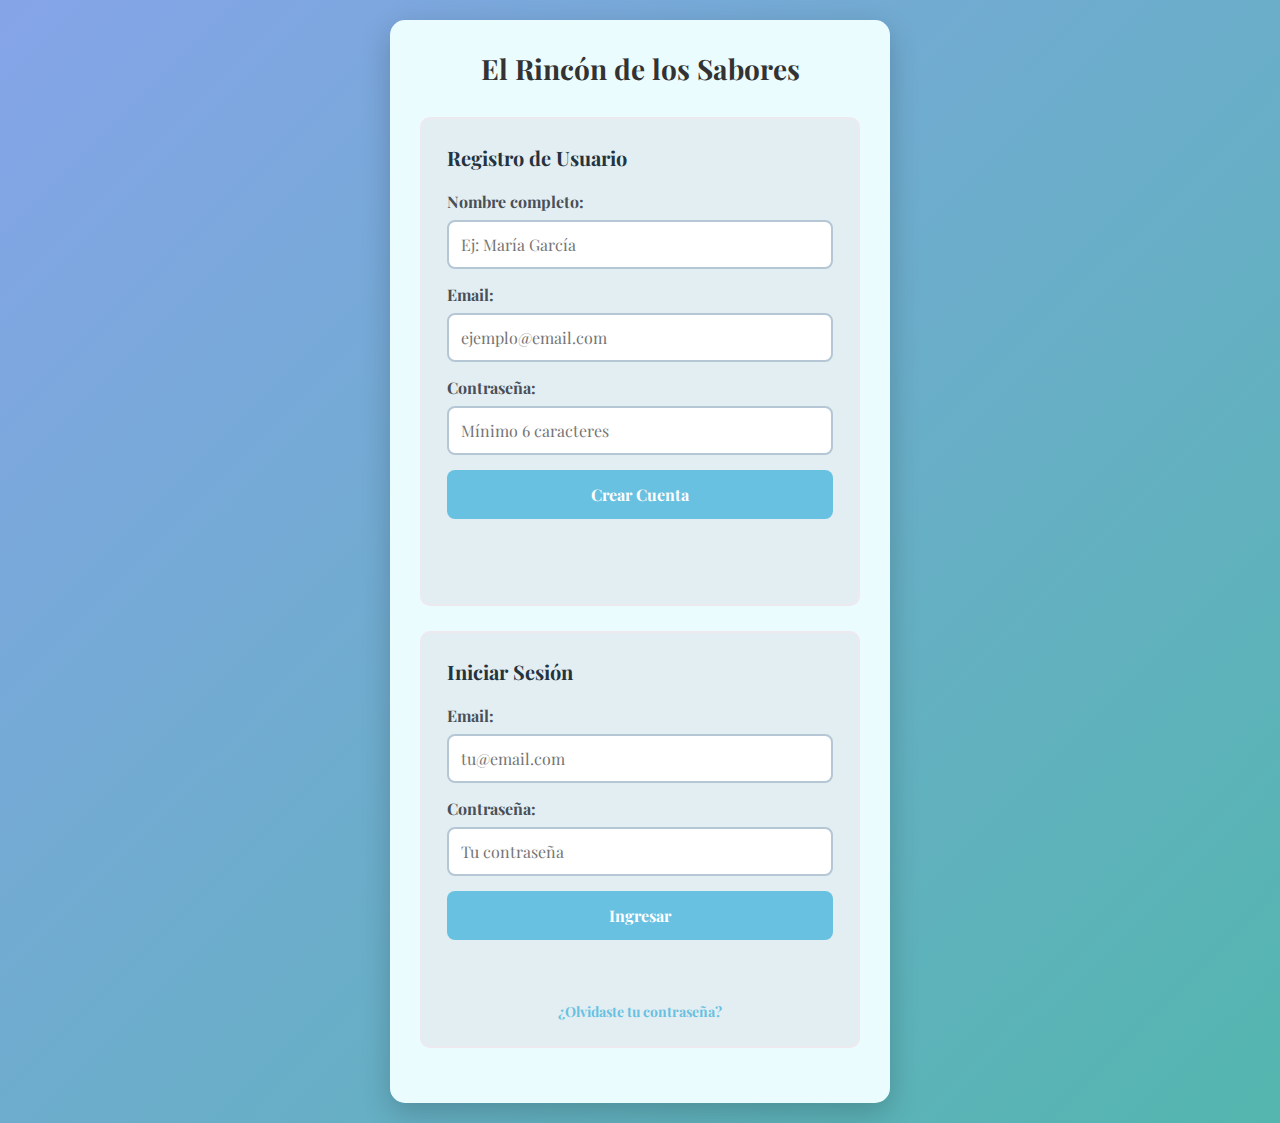
<file: recetas-frontend/recetas.html>
<!doctype html>
<html lang="es">
  <head>
    <meta charset="UTF-8" />
    <meta name="viewport" content="width=device-width, initial-scale=1.0" />
    <meta
      name="description"
      content="Explora recetas, guarda tus favoritas y comparte comentarios en El Rincón de los Sabores."
    />
    <meta property="og:title" content="El Rincón de los Sabores - Recetas" />
    <meta
      property="og:description"
      content="Explora recetas, guarda tus favoritas y comparte comentarios."
    />
    <meta property="og:image" content="icon.png" />
    <title>El Rincón de los Sabores - Recetas</title>
    <link rel="stylesheet" href="styles-recetas.css" />
  </head>
  <body>
    <a class="skip-link" href="#main-content">Saltar al contenido principal</a>
    <main id="main-content" class="container">
      <h1>El Rincón de los Sabores</h1>

      <div class="content-section">
        <div class="action-buttons">
          <button id="addRecipeBtn" class="primary-btn" type="button">
            Agregar Nueva Receta
          </button>
        </div>

        <section class="search-bar" aria-label="Buscar recetas">
          <label for="searchInput" class="sr-only">Buscar receta</label>
          <input
            type="text"
            id="searchInput"
            placeholder="Buscar recetas por nombre o descripción..."
          />
          <button id="searchBtn" type="button">Buscar</button>
        </section>

        <section
          id="recipeForm"
          class="recipe-form hidden"
          aria-labelledby="recipe-form-title"
        >
          <h2 id="recipe-form-title">Nueva Receta</h2>
          <form id="newRecipeForm">
            <div class="form-group">
              <label for="recipeName">Nombre de la receta:</label>
              <input type="text" id="recipeName" required />
            </div>
            <div class="form-group">
              <label for="recipeDescription">Descripción:</label>
              <textarea id="recipeDescription" required></textarea>
            </div>
            <div class="form-group">
              <label for="recipeImage">Imagen:</label>
              <input type="file" id="recipeImage" accept="image/*" />
              <div
                id="imagePreview"
                class="image-preview"
                aria-live="polite"
              ></div>
            </div>
            <div class="form-group">
              <label>
                <input type="checkbox" id="esExclusiva" />
                ¿Agregar a un plan exclusivo?
              </label>
            </div>
            <div class="form-group hidden" id="planSelectContainer">
              <label for="planSelect">Seleccionar plan:</label>
              <select id="planSelect"></select>
            </div>
            <div class="form-group">
              <label for="recipeIngredients"
                >Ingredientes (uno por línea):</label
              >
              <textarea id="recipeIngredients" required></textarea>
            </div>
            <div class="form-group">
              <label for="recipeInstructions">Instrucciones:</label>
              <textarea id="recipeInstructions" required></textarea>
            </div>
            <div class="form-buttons">
              <button type="submit" class="submit-btn">Guardar Receta</button>
              <button type="button" class="cancel-btn" id="cancelRecipeBtn">
                Cancelar
              </button>
            </div>
          </form>
        </section>

        <div
          id="loading"
          class="hidden"
          role="status"
          aria-live="polite"
          aria-atomic="true"
        >
          Cargando recetas...
        </div>

        <div
          id="message"
          class="hidden"
          role="status"
          aria-live="polite"
          aria-atomic="true"
        ></div>

        <div id="recetasGrid" class="grid" aria-live="polite"></div>

        <div class="pagination">
          <button id="loadMore" class="hidden" type="button">Cargar más</button>
        </div>
      </div>
    </main>

    <div
      id="modal"
      class="modal hidden"
      role="dialog"
      aria-modal="true"
      aria-labelledby="modalTitle"
      aria-describedby="modalDescription"
    >
      <div class="modal-content">
        <button
          id="closeModal"
          class="close"
          type="button"
          aria-label="Cerrar detalle de receta"
        >
          &times;
        </button>
        <h2 id="modalTitle">Detalle de la receta</h2>

        <div class="rating-section">
          <div class="rating-display">
            <span class="rating-stars" id="ratingStars">☆☆☆☆☆</span>
            <span class="rating-text" id="ratingText">Sin calificaciones</span>
          </div>
        </div>

        <p id="modalDescription"></p>
        <img
          id="modalImage"
          alt="Imagen receta"
          width="500"
          height="300"
          loading="lazy"
        />
        <button id="favBtn" class="fav-btn" type="button">
          🤍 Agregar a Favoritos
        </button>
        <div class="modal-info">
          <h3>Ingredientes</h3>
          <ul id="modalIngredientes"></ul>
          <h3>Instrucciones</h3>
          <p id="modalInstrucciones"></p>
        </div>

        <section class="comments-section" aria-labelledby="comments-title">
          <h3 id="comments-title">Comentarios y Calificaciones</h3>

          <div id="commentForm" class="comment-form">
            <h4>Deja tu comentario</h4>
            <div class="rating-input">
              <label>Tu calificación:</label>
              <div
                class="stars-input"
                role="radiogroup"
                aria-label="Calificación"
              >
                <span
                  class="star"
                  data-rating="1"
                  role="button"
                  tabindex="0"
                  aria-label="1 estrella"
                  >☆</span
                >
                <span
                  class="star"
                  data-rating="2"
                  role="button"
                  tabindex="0"
                  aria-label="2 estrellas"
                  >☆</span
                >
                <span
                  class="star"
                  data-rating="3"
                  role="button"
                  tabindex="0"
                  aria-label="3 estrellas"
                  >☆</span
                >
                <span
                  class="star"
                  data-rating="4"
                  role="button"
                  tabindex="0"
                  aria-label="4 estrellas"
                  >☆</span
                >
                <span
                  class="star"
                  data-rating="5"
                  role="button"
                  tabindex="0"
                  aria-label="5 estrellas"
                  >☆</span
                >
              </div>
              <span id="selectedRating" class="selected-rating"
                >No seleccionada</span
              >
            </div>
            <div class="form-group">
              <label for="commentText" class="sr-only">Comentario</label>
              <textarea
                id="commentText"
                placeholder="Escribe tu comentario aquí..."
                rows="4"
              ></textarea>
            </div>
            <button id="submitComment" class="submit-comment-btn" type="button">
              Publicar Comentario
            </button>
          </div>

          <div id="commentsList" class="comments-list" aria-live="polite">
            <p class="no-comments">Cargando comentarios...</p>
          </div>
        </section>
      </div>
    </div>

    <script src="config/env-loader.js" data-main="recetas.js" defer></script>
  </body>
</html>
</file>
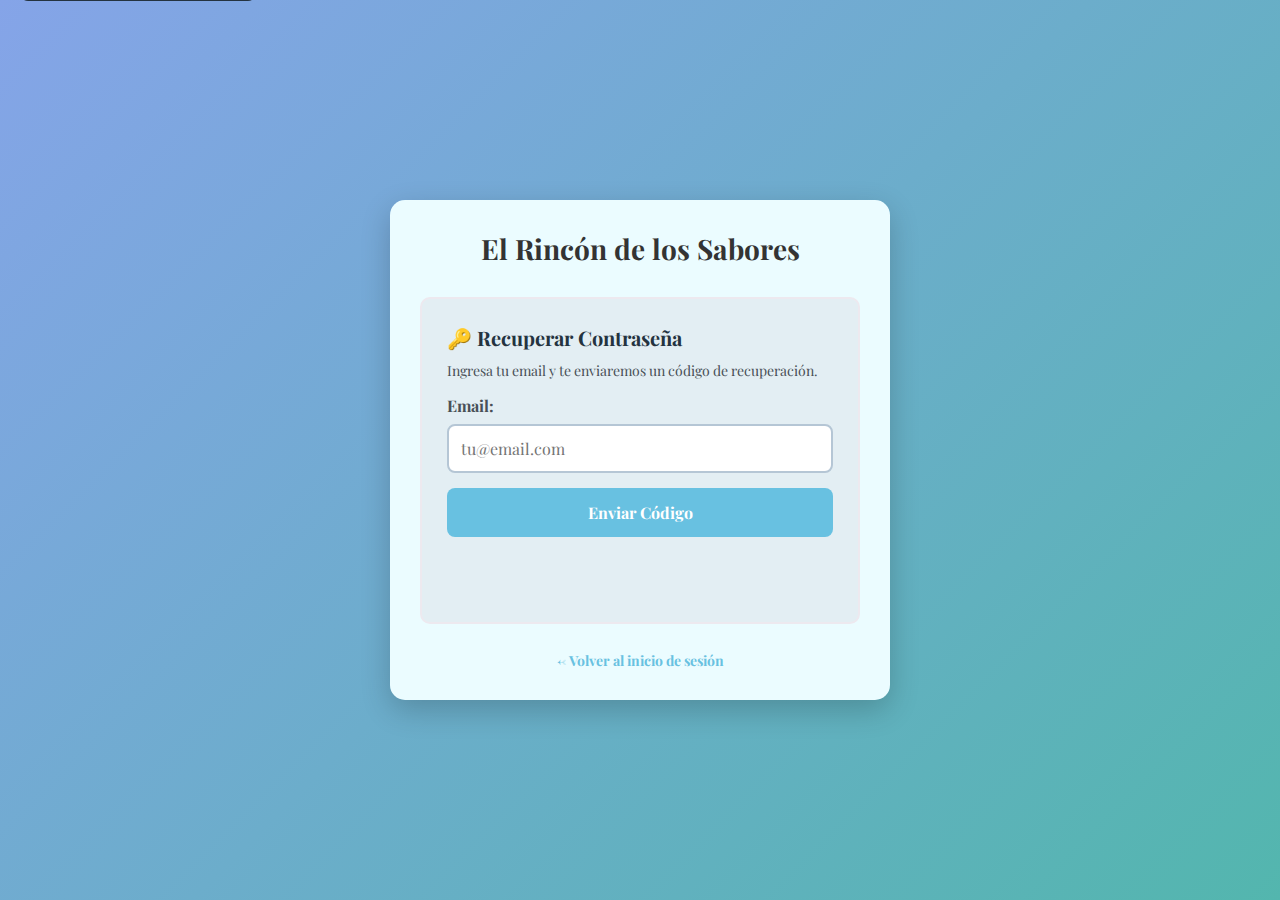
<file: recetas-frontend/recuperar-password.html>
<!doctype html>
<html lang="es">
  <head>
    <meta charset="UTF-8" />
    <meta name="viewport" content="width=device-width, initial-scale=1.0" />
    <meta
      name="description"
      content="Recupera tu contraseña en El Rincón de los Sabores."
    />
    <meta
      property="og:title"
      content="El Rincón de los Sabores - Recuperar Contraseña"
    />
    <meta
      property="og:description"
      content="Solicita un código para recuperar el acceso a tu cuenta."
    />
    <meta property="og:image" content="icon.png" />
    <title>El Rincón de los Sabores - Recuperar Contraseña</title>
    <link rel="stylesheet" href="styles-recuperar-password.css" />
  </head>
  <body>
    <a class="skip-link" href="#main-content">Saltar al contenido principal</a>
    <main id="main-content" class="container">
      <h1>El Rincón de los Sabores</h1>

      <section
        id="paso-email"
        class="form-section"
        aria-labelledby="reset-title"
      >
        <h2 id="reset-title">🔑 Recuperar Contraseña</h2>
        <p class="descripcion">
          Ingresa tu email y te enviaremos un código de recuperación.
        </p>
        <div class="form-group">
          <label for="email">Email:</label>
          <input type="email" id="email" placeholder="tu@email.com" />
        </div>
        <button type="button" id="solicitar-codigo-btn">Enviar Código</button>
        <div
          id="resultado-email"
          class="result"
          role="status"
          aria-live="polite"
          aria-atomic="true"
        ></div>
      </section>

      <section
        id="paso-reset"
        class="form-section"
        style="display: none"
        aria-labelledby="new-password-title"
      >
        <h2 id="new-password-title">🔒 Nueva Contraseña</h2>
        <p class="descripcion">
          Ingresa el código que recibiste en tu email y tu nueva contraseña.
        </p>
        <div class="form-group">
          <label for="codigo">Código de recuperación:</label>
          <input
            type="text"
            id="codigo"
            placeholder="Ej: 123456"
            maxlength="6"
          />
        </div>
        <div class="form-group">
          <label for="nueva-password">Nueva contraseña:</label>
          <input
            type="password"
            id="nueva-password"
            placeholder="Mínimo 6 caracteres"
          />
        </div>
        <div class="form-group">
          <label for="confirmar-password">Confirmar contraseña:</label>
          <input
            type="password"
            id="confirmar-password"
            placeholder="Repite tu contraseña"
          />
        </div>
        <button type="button" id="reset-password-btn">
          Cambiar Contraseña
        </button>
        <div
          id="resultado-reset"
          class="result"
          role="status"
          aria-live="polite"
          aria-atomic="true"
        ></div>
        <button type="button" id="volver-paso1-btn" class="btn-secondary">
          ← Cambiar email
        </button>
      </section>

      <div class="links">
        <a href="index.html">← Volver al inicio de sesión</a>
      </div>
    </main>

    <script
      src="config/env-loader.js"
      data-main="recuperar-password.js"
      defer
    ></script>
  </body>
</html>
</file>
<file: recetas-frontend/styles.css>
/* styles.css */
@import url('https://fonts.googleapis.com/css2?family=Playfair+Display:wght@400;600;700&display=swap');

* {
  box-sizing: border-box;
  margin: 0;
  padding: 0;
  font-family: 'Playfair Display', serif;
}

body {
  background: linear-gradient(135deg, #85a4e8 0%, #53b6ae 100%);
  min-height: 100vh;
  padding: 20px;
  display: flex;
  justify-content: center;
  align-items: center;
}

.container {
  background: #ebfcff;
  padding: 30px;
  border-radius: 15px;
  box-shadow: 0 10px 30px rgba(0, 0, 0, 0.2);
  width: 100%;
  max-width: 500px;
}

h1 {
  text-align: center;
  color: #333;
  margin-bottom: 30px;
  font-size: 28px;
}

.skip-link {
  position: absolute;
  top: -40px;
  left: 20px;
  background: #243340;
  color: #fff;
  padding: 10px 14px;
  border-radius: 8px;
  text-decoration: none;
  z-index: 1000;
}

.skip-link:focus {
  top: 20px;
}

.sr-only {
  position: absolute;
  width: 1px;
  height: 1px;
  padding: 0;
  margin: -1px;
  overflow: hidden;
  clip: rect(0, 0, 0, 0);
  white-space: nowrap;
  border: 0;
}

.page-header {
  text-align: center;
  margin-bottom: 18px;
}

.page-subtitle {
  color: #495057;
  font-size: 0.95rem;
}

.secondary-action {
  text-align: center;
  margin-top: 12px;
}

.secondary-action a {
  color: #68c1e1;
  text-decoration: none;
  font-weight: bold;
  font-size: 14px;
}

.secondary-action--spaced {
  margin-top: 15px;
}

.page-footer {
  margin-top: 20px;
  text-align: center;
}

.security-note {
  color: #495057;
  font-size: 0.85rem;
  line-height: 1.5;
}

.form-section {
  margin: 25px 0;
  padding: 25px;
  border: 2px solid #ede9ef;
  border-radius: 10px;
  background: #e3eef3;
}

h2 {
  color: #243340;
  margin-bottom: 20px;
  font-size: 20px;
  display: flex;
  align-items: center;
  gap: 10px;
}

.form-group {
  margin: 15px 0;
}

label {
  display: block;
  margin-bottom: 8px;
  font-weight: bold;
  color: #495057;
}

input {
  width: 100%;
  padding: 12px;
  border: 2px solid #b5c6d5;
  border-radius: 8px;
  font-size: 16px;
  transition: border-color 0.3s;
}

input:focus {
  outline: none;
  border-color: #68c1e1;
  box-shadow: 0 0 0 3px rgba(0, 123, 255, 0.25);
}

button {
  background: #68c1e1;
  color: white;
  padding: 14px 25px;
  border: none;
  border-radius: 8px;
  cursor: pointer;
  font-size: 16px;
  font-weight: bold;
  width: 100%;
  transition: background 0.3s;
}

button:hover {
  background: #68c1e1;
  transform: translateY(-2px);
}

.result {
  margin: 15px 0;
  padding: 15px;
  border-radius: 8px;
  font-size: 14px;
  line-height: 1.5;
}

.success {
  color: #0f5132;
  background: #d1e7dd;
  border: 1px solid #badbcc;
}

.error {
  color: #842029;
  background: #f8d7da;
  border: 1px solid #f5c2c7;
}

.loading {
  color: #419cbd;
  background: #cfe2ff;
  border: 1px solid #b6d4fe;
}

/* Responsive para móviles */
@media (max-width: 600px) {
  .container {
    padding: 20px;
    margin: 10px;
  }

  .form-section {
    padding: 20px;
  }

  h1 {
    font-size: 24px;
  }
}
</file>
<file: recetas-frontend/styles-planes.css>
@import url('https://fonts.googleapis.com/css2?family=Playfair+Display:wght@400;600;700&display=swap');

* {
  box-sizing: border-box;
  margin: 0;
  padding: 0;
  font-family: 'Playfair Display', serif;
}

body {
  background: linear-gradient(135deg, #85a4e8 0%, #53b6ae 100%);
  min-height: 100vh;
  padding: 20px;
  display: flex;
  justify-content: center;
  align-items: flex-start;
}

.container {
  background: #ebfcff;
  padding: 30px;
  border-radius: 15px;
  box-shadow: 0 10px 30px rgba(0, 0, 0, 0.2);
  width: 100%;
  max-width: 1200px;
  margin-top: 20px;
}

h1 {
  text-align: center;
  color: #333;
  margin-bottom: 30px;
  font-size: 28px;
}

/* ================== SKIP LINK & SR-ONLY ================== */

.skip-link {
  position: absolute;
  top: -40px;
  left: 20px;
  background: #243340;
  color: #fff;
  padding: 10px 14px;
  border-radius: 8px;
  text-decoration: none;
  z-index: 1000;
}

.skip-link:focus {
  top: 20px;
}

.sr-only {
  position: absolute;
  width: 1px;
  height: 1px;
  padding: 0;
  margin: -1px;
  overflow: hidden;
  clip: rect(0, 0, 0, 0);
  white-space: nowrap;
  border: 0;
}

/* ================== HEADER ================== */

.header {
  margin-bottom: 20px;
  padding-bottom: 15px;
  border-bottom: 2px solid #ede9ef;
}

.user-info {
  display: flex;
  justify-content: space-between;
  align-items: center;
  flex-wrap: wrap;
  gap: 15px;
}

.user-profile {
  display: flex;
  align-items: center;
  gap: 12px;
}

.user-photo {
  width: 50px;
  height: 50px;
  border-radius: 50%;
  object-fit: cover;
  border: 3px solid #53b6ae;
  box-shadow: 0 2px 8px rgba(0, 0, 0, 0.15);
  transition: transform 0.3s ease;
}

.user-photo:hover {
  transform: scale(1.08);
}

.user-photo-placeholder {
  width: 50px;
  height: 50px;
  border-radius: 50%;
  background: linear-gradient(135deg, #85a4e8 0%, #53b6ae 100%);
  display: flex;
  align-items: center;
  justify-content: center;
  border: 3px solid #53b6ae;
  box-shadow: 0 2px 8px rgba(0, 0, 0, 0.15);
  transition: transform 0.3s ease;
  overflow: hidden;
}

.user-photo-placeholder:hover {
  transform: scale(1.08);
}

.user-name {
  color: #53b6ae;
  font-weight: bold;
  font-size: 1.1rem;
}

.nav-buttons {
  display: flex;
  gap: 10px;
  align-items: center;
  flex-wrap: wrap;
}

.nav-btn {
  background: #53b6ae;
  color: white;
  padding: 8px 16px;
  border-radius: 8px;
  text-decoration: none;
  font-size: 14px;
  font-weight: bold;
  transition: background 0.3s;
}

.nav-btn:hover {
  background: #439d96;
}

.logout-btn {
  background: #e74c3c;
  color: white;
  padding: 8px 16px;
  border: none;
  border-radius: 8px;
  cursor: pointer;
  font-size: 14px;
  font-weight: bold;
  transition: background 0.3s;
}

.logout-btn:hover {
  background: #c0392b;
}

/* ================== CONTENT SECTION ================== */

.content-section {
  margin: 25px 0;
  padding: 25px;
  border: 2px solid #ede9ef;
  border-radius: 10px;
  background: #e3eef3;
}

/* ================== CREATOR FILTER BANNER ================== */

.creator-filter-banner {
  display: flex;
  align-items: center;
  justify-content: space-between;
  background: #53b6ae;
  color: white;
  padding: 12px 20px;
  border-radius: 8px;
  margin-bottom: 16px;
  font-weight: bold;
  gap: 12px;
  flex-wrap: wrap;
}

.clear-filter-btn {
  background: white;
  color: #53b6ae;
  border: none;
  padding: 6px 14px;
  border-radius: 6px;
  cursor: pointer;
  font-size: 14px;
  font-weight: bold;
  transition: all 0.2s;
  width: auto;
}

.clear-filter-btn:hover {
  background: #e3eef3;
  transform: none;
}

/* ================== SEARCH BAR ================== */

.search-bar {
  display: flex;
  gap: 10px;
  margin: 20px 0;
  padding: 10px;
  background-color: #f8f9fa;
  border-radius: 8px;
  box-shadow: 0 2px 4px rgba(0, 0, 0, 0.05);
}

.search-bar input {
  flex: 1;
  padding: 12px;
  border: 2px solid #ddd;
  border-radius: 6px;
  font-size: 16px;
  transition: border-color 0.3s ease;
  font-family: 'Playfair Display', serif;
}

.search-bar input:focus {
  outline: none;
  border-color: #53b6ae;
}

.search-bar button {
  padding: 12px 24px;
  background: #53b6ae;
  color: white;
  border: none;
  border-radius: 6px;
  cursor: pointer;
  font-size: 16px;
  font-weight: bold;
  transition: background-color 0.3s ease;
  width: auto;
}

.search-bar button:hover {
  background: #439d96;
  transform: none;
}

/* ================== GRID & CARDS ================== */

.grid {
  display: grid;
  grid-template-columns: repeat(auto-fill, minmax(280px, 1fr));
  gap: 20px;
  margin-top: 20px;
}

.card {
  background: #fff;
  border-radius: 12px;
  overflow: hidden;
  box-shadow: 0 4px 12px rgba(0, 0, 0, 0.1);
  transition:
    transform 0.2s,
    box-shadow 0.2s;
  padding: 20px;
  display: flex;
  flex-direction: column;
  gap: 10px;
}

.card:hover {
  transform: translateY(-5px);
  box-shadow: 0 8px 20px rgba(0, 0, 0, 0.15);
}

.plan-card-header {
  display: flex;
  justify-content: space-between;
  align-items: flex-start;
  gap: 8px;
}

.plan-name {
  color: #53b6ae;
  font-size: 1.2rem;
  font-weight: bold;
  margin: 0;
  flex: 1;
}

.plan-price {
  font-size: 1.3rem;
  font-weight: bold;
  color: #333;
  white-space: nowrap;
}

.plan-description {
  color: #555;
  font-size: 0.95rem;
  line-height: 1.5;
  flex: 1;
}

.plan-meta {
  display: flex;
  flex-direction: column;
  gap: 4px;
  font-size: 0.88rem;
  color: #666;
}

.plan-meta-row {
  display: flex;
  align-items: center;
  gap: 6px;
}

.plan-creator-link {
  color: #85a4e8;
  background: none;
  border: none;
  cursor: pointer;
  font-size: 0.88rem;
  font-family: 'Playfair Display', serif;
  font-weight: bold;
  text-decoration: underline;
  padding: 0;
  transition: color 0.2s;
  width: auto;
}

.plan-creator-link:hover {
  color: #53b6ae;
  background: none;
  transform: none;
}

.card-actions {
  margin-top: auto;
  display: flex;
  gap: 8px;
  flex-wrap: wrap;
}

/* ================== BUTTONS ================== */

button {
  background: #68c1e1;
  color: white;
  padding: 10px 18px;
  border: none;
  border-radius: 8px;
  cursor: pointer;
  font-size: 14px;
  font-weight: bold;
  transition: background 0.3s, transform 0.2s;
  font-family: 'Playfair Display', serif;
}

button:hover {
  background: #53b6ae;
  transform: translateY(-2px);
}

.primary-btn {
  background: #53b6ae;
}

.primary-btn:hover {
  background: #439d96;
}

.cancel-btn {
  background: #e74c3c;
}

.cancel-btn:hover {
  background: #c0392b;
}

.delete-btn {
  background: #e74c3c;
}

.delete-btn:hover {
  background: #c0392b;
}

.edit-btn {
  background: #85a4e8;
}

.edit-btn:hover {
  background: #6b8dd6;
}

.ver-detalles-btn {
  background: #53b6ae;
  width: 100%;
}

.ver-detalles-btn:hover {
  background: #439d96;
}

.suscribirse-btn {
  background: #85a4e8;
  width: 100%;
  padding: 14px;
  font-size: 16px;
  margin-top: 16px;
}

.suscribirse-btn:hover {
  background: #6b8dd6;
}

/* ================== PAGINATION ================== */

.pagination {
  text-align: center;
  margin: 30px 0;
}

#loadMore {
  background: #53b6ae;
  padding: 12px 30px;
  font-size: 16px;
}

#loadMore:hover {
  background: #439d96;
}

/* ================== STATUS MESSAGES ================== */

.hidden {
  display: none !important;
}

.result {
  margin: 15px 0;
  padding: 15px;
  border-radius: 8px;
  font-size: 14px;
  line-height: 1.5;
}

.success {
  color: #0f5132;
  background: #d1e7dd;
  border: 1px solid #badbcc;
}

.error {
  color: #842029;
  background: #f8d7da;
  border: 1px solid #f5c2c7;
}

.loading {
  color: #419cbd;
  background: #cfe2ff;
  border: 1px solid #b6d4fe;
}

#loading {
  text-align: center;
  font-weight: bold;
  margin: 20px 0;
  color: #53b6ae;
}

/* ================== MODAL ================== */

.modal {
  position: fixed;
  top: 0;
  left: 0;
  width: 100%;
  height: 100%;
  background: rgba(0, 0, 0, 0.6);
  display: flex;
  justify-content: center;
  align-items: center;
  padding: 20px;
  z-index: 100;
}

.modal-content {
  background-color: #fefefe;
  padding: 30px;
  border: 1px solid #888;
  width: 90%;
  max-width: 700px;
  border-radius: 12px;
  max-height: 90vh;
  overflow-y: auto;
  position: relative;
}

.close {
  position: absolute;
  top: 10px;
  right: 15px;
  width: 32px;
  height: 32px;
  background: #e74c3c;
  color: white;
  border-radius: 50%;
  display: flex;
  justify-content: center;
  align-items: center;
  font-size: 24px;
  cursor: pointer;
  z-index: 1000;
  transition: background-color 0.3s ease;
  padding: 0;
  width: auto;
  min-width: 32px;
}

.close:hover {
  background: #c0392b;
  transform: none;
}

/* Plan detail modal content */

.plan-detail-info {
  margin-top: 16px;
  display: flex;
  flex-direction: column;
  gap: 12px;
}

.plan-detail-price {
  font-size: 2rem;
  font-weight: bold;
  color: #53b6ae;
}

.plan-detail-row {
  display: flex;
  gap: 8px;
  align-items: baseline;
  font-size: 0.95rem;
  color: #555;
}

.plan-detail-label {
  font-weight: bold;
  color: #333;
  min-width: 130px;
}

.plan-detail-creator-link {
  color: #85a4e8;
  font-weight: bold;
  text-decoration: underline;
  cursor: pointer;
  background: none;
  border: none;
  font-family: 'Playfair Display', serif;
  font-size: 0.95rem;
  padding: 0;
  width: auto;
  transition: color 0.2s;
}

.plan-detail-creator-link:hover {
  color: #53b6ae;
  background: none;
  transform: none;
}

.plan-detail-description {
  background: #f8f9fa;
  padding: 14px;
  border-radius: 8px;
  line-height: 1.6;
  color: #333;
}

.plan-detail-recipes-title {
  font-weight: bold;
  color: #333;
  margin-bottom: 8px;
  margin-top: 8px;
}

.plan-recipes-list {
  background: #f8f9fa;
  border-radius: 8px;
  padding: 12px 16px;
  list-style: none;
  max-height: 200px;
  overflow-y: auto;
  display: flex;
  flex-direction: column;
  gap: 6px;
}

.plan-recipes-list li {
  color: #555;
  font-size: 0.9rem;
  padding: 4px 0;
  border-bottom: 1px solid #e3eef3;
}

.plan-recipes-list li:last-child {
  border-bottom: none;
}

.plan-recipes-empty {
  color: #999;
  font-style: italic;
  font-size: 0.9rem;
}

/* ================== EXCLUSIVE BADGE ================== */

.exclusive-badge {
  display: inline-block;
  background: linear-gradient(135deg, #85a4e8, #53b6ae);
  color: white;
  font-size: 0.75rem;
  font-weight: bold;
  padding: 2px 8px;
  border-radius: 12px;
  margin-top: 4px;
}

/* ================== ACCESO DENEGADO PAGE ================== */

.acceso-denegado-container {
  display: flex;
  justify-content: center;
  align-items: center;
  min-height: calc(100vh - 40px);
}

.acceso-denegado-card {
  background: white;
  border-radius: 16px;
  padding: 48px 40px;
  max-width: 480px;
  width: 100%;
  text-align: center;
  box-shadow: 0 8px 32px rgba(0, 0, 0, 0.15);
}

.acceso-denegado-icon {
  font-size: 4rem;
  margin-bottom: 16px;
  display: block;
}

.acceso-denegado-title {
  color: #333;
  font-size: 1.6rem;
  margin-bottom: 16px;
}

.acceso-denegado-message {
  color: #666;
  line-height: 1.7;
  margin-bottom: 32px;
  font-size: 0.95rem;
}

.acceso-denegado-actions {
  display: flex;
  gap: 12px;
  justify-content: center;
  flex-wrap: wrap;
}

.acceso-denegado-actions button,
.acceso-denegado-actions a {
  padding: 12px 24px;
  border-radius: 8px;
  font-size: 15px;
  font-weight: bold;
  cursor: pointer;
  text-decoration: none;
  display: inline-block;
  transition: all 0.2s;
  width: auto;
}

/* ================== RESPONSIVE ================== */

@media (max-width: 600px) {
  .container {
    padding: 20px;
    margin: 10px;
  }

  .content-section {
    padding: 15px;
  }

  h1 {
    font-size: 22px;
  }

  .grid {
    grid-template-columns: 1fr;
  }

  .modal-content {
    width: 95%;
    padding: 20px;
  }

  .user-info {
    flex-direction: column;
    align-items: flex-start;
  }

  .user-profile {
    gap: 8px;
  }

  .user-photo,
  .user-photo-placeholder {
    width: 40px;
    height: 40px;
    border-width: 2px;
  }

  .user-name {
    font-size: 1rem;
  }

  .nav-buttons {
    width: 100%;
    justify-content: center;
  }

  .plan-detail-price {
    font-size: 1.5rem;
  }

  .plan-detail-row {
    flex-direction: column;
    gap: 2px;
  }

  .acceso-denegado-card {
    padding: 32px 20px;
  }

  .acceso-denegado-actions {
    flex-direction: column;
  }

  .creator-filter-banner {
    flex-direction: column;
    align-items: flex-start;
  }
}
</file>
<file: recetas-frontend/styles-editar-perfil.css>
* {
  margin: 0;
  padding: 0;
  box-sizing: border-box;
}

body {
  font-family: 'Segoe UI', Tahoma, Geneva, Verdana, sans-serif;
  background: linear-gradient(135deg, #85a4e8 0%, #53b6ae 100%);
  min-height: 100vh;
  padding: 20px;
}

.container {
  max-width: 800px;
  margin: 0 auto;
}

h1 {
  color: whitesmoke;
  text-align: center;
  margin-bottom: 30px;
  font-size: 2.5em;
  text-shadow: 2px 2px 4px rgba(0, 0, 0, 0.2);
}

.skip-link {
  position: absolute;
  top: -40px;
  left: 20px;
  background: #243340;
  color: #fff;
  padding: 10px 14px;
  border-radius: 8px;
  text-decoration: none;
  z-index: 1000;
}

.skip-link:focus {
  top: 20px;
}

.sr-only {
  position: absolute;
  width: 1px;
  height: 1px;
  padding: 0;
  margin: -1px;
  overflow: hidden;
  clip: rect(0, 0, 0, 0);
  white-space: nowrap;
  border: 0;
}

.content-section {
  background: white;
  border-radius: 20px;
  padding: 40px;
  box-shadow: 0 10px 40px rgba(0, 0, 0, 0.2);
}

.header-actions {
  margin-bottom: 30px;
}

.back-btn {
  display: inline-block;
  padding: 12px 24px;
  background: #85a4e8;
  color: white;
  text-decoration: none;
  border-radius: 10px;
  font-weight: 600;
  transition: all 0.3s ease;
}

.back-btn:hover {
  background: #85a4e8;
  transform: translateY(-2px);
  box-shadow: 0 5px 15px rgba(102, 126, 234, 0.3);
}

/* Mensajes */
#message {
  padding: 15px 20px;
  border-radius: 10px;
  margin-bottom: 20px;
  font-weight: 500;
  text-align: center;
}

#message.success {
  background: #d4edda;
  color: #155724;
  border: 1px solid #c3e6cb;
}

#message.error {
  background: #f8d7da;
  color: #721c24;
  border: 1px solid #f5c6cb;
}

#message.loading {
  background: #cfe2ff;
  color: #084298;
  border: 1px solid #b6d4fe;
}

#loading {
  text-align: center;
  padding: 40px;
  font-size: 1.2em;
  color: #666;
}

.hidden {
  display: none !important;
}

/* Formulario de perfil */
.perfil-form {
  max-width: 600px;
  margin: 0 auto;
}

.foto-perfil-section {
  text-align: center;
  margin-bottom: 40px;
  padding: 30px;
  background: linear-gradient(
    135deg,
    rgba(102, 126, 234, 0.1) 0%,
    rgba(118, 75, 162, 0.1) 100%
  );
  border-radius: 15px;
}

.foto-container {
  margin-bottom: 20px;
}

.foto-perfil {
  width: 180px;
  height: 180px;
  border-radius: 50%;
  object-fit: cover;
  border: 6px solid #85a4e8;
  box-shadow: 0 8px 20px rgba(0, 0, 0, 0.15);
  transition: transform 0.3s ease;
}

.foto-perfil:hover {
  transform: scale(1.05);
}

.foto-placeholder {
  width: 180px;
  height: 180px;
  border-radius: 50%;
  background: linear-gradient(135deg, #85a4e8 0%, #53b6ae 100%);
  display: inline-flex;
  align-items: center;
  justify-content: center;
  font-size: 80px;
  color: white;
  border: 6px solid white;
  box-shadow: 0 8px 20px rgba(0, 0, 0, 0.15);
  transition: transform 0.3s ease;
}

.foto-placeholder:hover {
  transform: scale(1.05);
}

.form-group {
  margin-bottom: 25px;
}

.form-group label {
  display: block;
  margin-bottom: 8px;
  color: #333;
  font-weight: 600;
  font-size: 1em;
}

.form-group input[type='text'],
.form-group input[type='email'],
.form-group input[type='file'] {
  width: 100%;
  padding: 14px 18px;
  border: 2px solid #e0e0e0;
  border-radius: 10px;
  font-size: 16px;
  transition: all 0.3s ease;
  font-family: inherit;
}

.form-group input[type='text']:focus,
.form-group input[type='email']:focus {
  outline: none;
  border-color: #667eea;
  box-shadow: 0 0 0 3px rgba(102, 126, 234, 0.1);
}

.form-group input[type='file'] {
  padding: 12px;
  cursor: pointer;
  background: #f8f9fa;
}

.form-group input[type='file']:hover {
  background: #e9ecef;
  border-color: #85a4e8;
}

.form-group input:disabled {
  background: #f5f5f5;
  cursor: not-allowed;
  color: #999;
}

.form-group small {
  display: block;
  margin-top: 6px;
  color: #666;
  font-size: 0.9em;
}

/* Botones */
.form-buttons {
  display: flex;
  gap: 15px;
  margin-top: 35px;
}

.submit-btn,
.cancel-btn {
  flex: 1;
  padding: 16px 30px;
  border: none;
  border-radius: 10px;
  font-size: 16px;
  font-weight: 600;
  cursor: pointer;
  transition: all 0.3s ease;
  font-family: inherit;
}

.submit-btn {
  background: linear-gradient(135deg, #85a4e8 0%, #53b6ae 100%);
  color: white;
  box-shadow: 0 4px 15px rgba(102, 126, 234, 0.3);
}

.submit-btn:hover {
  transform: translateY(-2px);
  box-shadow: 0 6px 20px rgba(102, 126, 234, 0.4);
}

.submit-btn:active {
  transform: translateY(0);
}

.cancel-btn {
  background: #f5f5f5;
  color: #333;
}

.cancel-btn:hover {
  background: #e0e0e0;
  transform: translateY(-2px);
}

/* Responsive */
@media (max-width: 768px) {
  body {
    padding: 10px;
  }

  h1 {
    font-size: 2em;
    margin-bottom: 20px;
  }

  .content-section {
    padding: 25px;
  }

  .foto-perfil,
  .foto-placeholder {
    width: 150px;
    height: 150px;
  }

  .foto-placeholder {
    font-size: 60px;
  }

  .form-buttons {
    flex-direction: column;
  }

  .submit-btn,
  .cancel-btn {
    width: 100%;
  }
}

@media (max-width: 480px) {
  h1 {
    font-size: 1.6em;
  }

  .content-section {
    padding: 20px;
  }

  .foto-perfil,
  .foto-placeholder {
    width: 120px;
    height: 120px;
  }

  .foto-placeholder {
    font-size: 50px;
  }

  .foto-perfil-section {
    padding: 20px;
  }
}
</file>
<file: recetas-frontend/styles-favoritos.css>
@import url('https://fonts.googleapis.com/css2?family=Playfair+Display:wght@400;600;700&display=swap');

* {
  box-sizing: border-box;
  margin: 0;
  padding: 0;
  font-family: 'Playfair Display', serif;
}

body {
  background: linear-gradient(135deg, #53b6ae, #85a4e8);
  min-height: 100vh;
  display: flex;
  justify-content: center;
  padding: 20px;
}

.container {
  background: #f9ffff;
  border-radius: 15px;
  padding: 30px;
  width: 100%;
  max-width: 1100px;
  box-shadow: 0 10px 30px rgba(0, 0, 0, 0.2);
}

h1 {
  text-align: center;
  color: #333;
  margin-bottom: 25px;
}

.skip-link {
  position: absolute;
  top: -40px;
  left: 20px;
  background: #243340;
  color: #fff;
  padding: 10px 14px;
  border-radius: 8px;
  text-decoration: none;
  z-index: 1000;
}

.skip-link:focus {
  top: 20px;
}

.sr-only {
  position: absolute;
  width: 1px;
  height: 1px;
  padding: 0;
  margin: -1px;
  overflow: hidden;
  clip: rect(0, 0, 0, 0);
  white-space: nowrap;
  border: 0;
}

.content-section {
  background: #e3eef3;
  border-radius: 10px;
  padding: 25px;
}

.header-actions {
  text-align: right;
  margin-bottom: 20px;
}

.back-btn {
  background: #53b6ae;
  color: white;
  padding: 10px 18px;
  border-radius: 8px;
  text-decoration: none;
  font-weight: bold;
}

.back-btn:hover {
  background: #439d96;
}

/* Grid */
.grid {
  display: grid;
  grid-template-columns: repeat(auto-fill, minmax(250px, 1fr));
  gap: 20px;
}

.card {
  background: white;
  border-radius: 12px;
  overflow: hidden;
  box-shadow: 0 4px 10px rgba(0, 0, 0, 0.1);
  transition: all 0.2s ease;
  cursor: pointer;
}

.card:hover {
  transform: translateY(-4px);
  box-shadow: 0 6px 16px rgba(0, 0, 0, 0.15);
}

.card img {
  width: 100%;
  height: 180px;
  object-fit: cover;
}

.card h3 {
  color: #53b6ae;
  padding: 10px;
  text-align: center;
}

.card p {
  padding: 0 10px 10px 10px;
  color: #555;
  font-size: 0.95rem;
}

/* Modal */
.modal {
  position: fixed;
  top: 0;
  left: 0;
  width: 100%;
  height: 100%;
  background: rgba(0, 0, 0, 0.6);
  display: flex;
  justify-content: center;
  align-items: center;
  padding: 20px;
  z-index: 100;
}

.modal-content {
  background-color: #fff;
  padding: 20px;
  border-radius: 10px;
  max-width: 800px;
  width: 90%;
  max-height: 90vh;
  overflow-y: auto;
  position: relative;
}

.close {
  position: absolute;
  top: 10px;
  right: 15px;
  background: #e74c3c;
  color: white;
  border-radius: 50%;
  font-size: 22px;
  width: 32px;
  height: 32px;
  display: flex;
  justify-content: center;
  align-items: center;
  cursor: pointer;
}

.close:hover {
  background: #c0392b;
}

#modalImage {
  display: block;
  width: 100%;
  max-height: 400px;
  object-fit: contain;
  border-radius: 8px;
  margin-bottom: 15px;
}

.fav-btn {
  background: #fff;
  color: #e74c3c;
  border: 2px solid #e74c3c;
  padding: 10px 18px;
  border-radius: 8px;
  font-size: 16px;
  font-weight: bold;
  cursor: pointer;
  display: block;
  margin: 15px auto;
  transition: all 0.3s ease;
}

.fav-btn:hover {
  background: #e74c3c;
  color: #fff;
}

.modal-info h3 {
  color: #53b6ae;
  margin-top: 15px;
}

.modal-info ul {
  background: #f8f9fa;
  padding: 10px;
  border-radius: 6px;
  margin: 10px 0 15px 0;
  max-height: 200px;
  overflow-y: auto;
}

#modalInstrucciones {
  background: #f8f9fa;
  padding: 15px;
  border-radius: 6px;
  white-space: pre-line;
  max-height: 300px;
  overflow-y: auto;
  line-height: 1.6;
}

/* Scrollbar */
.modal-content::-webkit-scrollbar,
.modal-info ul::-webkit-scrollbar,
#modalInstrucciones::-webkit-scrollbar {
  width: 8px;
}

.modal-content::-webkit-scrollbar-track,
.modal-info ul::-webkit-scrollbar-track,
#modalInstrucciones::-webkit-scrollbar-track {
  background: #f1f1f1;
  border-radius: 4px;
}

.modal-content::-webkit-scrollbar-thumb,
.modal-info ul::-webkit-scrollbar-thumb,
#modalInstrucciones::-webkit-scrollbar-thumb {
  background: #888;
  border-radius: 4px;
}

.modal-content::-webkit-scrollbar-thumb:hover,
.modal-info ul::-webkit-scrollbar-thumb:hover,
#modalInstrucciones::-webkit-scrollbar-thumb:hover {
  background: #555;
}

/* Mensajes */
#message,
#loading {
  text-align: center;
  color: #53b6ae;
  font-weight: bold;
  margin: 15px 0;
}

.hidden {
  display: none;
}

/* Responsive */
@media (max-width: 600px) {
  .container {
    padding: 20px;
    margin: 10px;
  }

  .content-section {
    padding: 20px;
  }

  h1 {
    font-size: 24px;
  }

  .grid {
    grid-template-columns: 1fr;
  }

  .modal-content {
    width: 95%;
    margin: 10% auto;
  }

  #modalImage {
    max-height: 300px;
  }
}
</file>
<file: recetas-frontend/styles-mis-planes.css>
@import url('https://fonts.googleapis.com/css2?family=Playfair+Display:wght@400;600;700&display=swap');

* {
  box-sizing: border-box;
  margin: 0;
  padding: 0;
  font-family: 'Playfair Display', serif;
}

body {
  background: linear-gradient(135deg, #85a4e8 0%, #53b6ae 100%);
  min-height: 100vh;
  padding: 20px;
  display: flex;
  justify-content: center;
  align-items: flex-start;
}

.container {
  background: #ebfcff;
  padding: 30px;
  border-radius: 15px;
  box-shadow: 0 10px 30px rgba(0, 0, 0, 0.2);
  width: 100%;
  max-width: 1100px;
  margin-top: 20px;
}

h1 {
  text-align: center;
  color: #333;
  margin-bottom: 30px;
  font-size: 28px;
}

h2 {
  color: #333;
  margin-bottom: 16px;
  font-size: 20px;
}

h3 {
  color: #53b6ae;
  margin-bottom: 12px;
  font-size: 16px;
}

/* ================== SKIP LINK & SR-ONLY ================== */

.skip-link {
  position: absolute;
  top: -40px;
  left: 20px;
  background: #243340;
  color: #fff;
  padding: 10px 14px;
  border-radius: 8px;
  text-decoration: none;
  z-index: 1000;
}

.skip-link:focus {
  top: 20px;
}

.sr-only {
  position: absolute;
  width: 1px;
  height: 1px;
  padding: 0;
  margin: -1px;
  overflow: hidden;
  clip: rect(0, 0, 0, 0);
  white-space: nowrap;
  border: 0;
}

/* ================== HEADER ================== */

.header {
  margin-bottom: 20px;
  padding-bottom: 15px;
  border-bottom: 2px solid #ede9ef;
}

.user-info {
  display: flex;
  justify-content: space-between;
  align-items: center;
  flex-wrap: wrap;
  gap: 15px;
}

.user-profile {
  display: flex;
  align-items: center;
  gap: 12px;
}

.user-photo {
  width: 50px;
  height: 50px;
  border-radius: 50%;
  object-fit: cover;
  border: 3px solid #53b6ae;
  box-shadow: 0 2px 8px rgba(0, 0, 0, 0.15);
  transition: transform 0.3s ease;
}

.user-photo:hover {
  transform: scale(1.08);
}

.user-photo-placeholder {
  width: 50px;
  height: 50px;
  border-radius: 50%;
  background: linear-gradient(135deg, #85a4e8 0%, #53b6ae 100%);
  display: flex;
  align-items: center;
  justify-content: center;
  border: 3px solid #53b6ae;
  box-shadow: 0 2px 8px rgba(0, 0, 0, 0.15);
  transition: transform 0.3s ease;
  overflow: hidden;
}

.user-photo-placeholder:hover {
  transform: scale(1.08);
}

.user-name {
  color: #53b6ae;
  font-weight: bold;
  font-size: 1.1rem;
}

.nav-buttons {
  display: flex;
  gap: 10px;
  align-items: center;
  flex-wrap: wrap;
}

.nav-btn {
  background: #53b6ae;
  color: white;
  padding: 8px 16px;
  border-radius: 8px;
  text-decoration: none;
  font-size: 14px;
  font-weight: bold;
  transition: background 0.3s;
}

.nav-btn:hover {
  background: #439d96;
}

.logout-btn {
  background: #e74c3c;
  color: white;
  padding: 8px 16px;
  border: none;
  border-radius: 8px;
  cursor: pointer;
  font-size: 14px;
  font-weight: bold;
  transition: background 0.3s;
  width: auto;
}

.logout-btn:hover {
  background: #c0392b;
  transform: none;
}

/* ================== DASHBOARD ================== */

.dashboard-section {
  background: #e3eef3;
  border: 2px solid #ede9ef;
  border-radius: 10px;
  padding: 24px;
  margin-bottom: 24px;
}

.metrics-grid {
  display: grid;
  grid-template-columns: repeat(auto-fill, minmax(200px, 1fr));
  gap: 16px;
  margin-bottom: 20px;
}

.metric-card {
  background: white;
  border-radius: 10px;
  padding: 20px;
  text-align: center;
  box-shadow: 0 2px 8px rgba(0, 0, 0, 0.08);
  transition: transform 0.2s;
}

.metric-card:hover {
  transform: translateY(-3px);
}

.metric-icon {
  font-size: 2rem;
  margin-bottom: 8px;
  display: block;
}

.metric-value {
  font-size: 2rem;
  font-weight: bold;
  color: #53b6ae;
  display: block;
  margin-bottom: 4px;
}

.metric-label {
  font-size: 0.85rem;
  color: #666;
  display: block;
}

/* Per-plan metrics table */

.metrics-table-container {
  margin-top: 16px;
}

.metrics-table {
  width: 100%;
  border-collapse: collapse;
  background: white;
  border-radius: 8px;
  overflow: hidden;
  box-shadow: 0 2px 8px rgba(0, 0, 0, 0.06);
}

.metrics-table th {
  background: #53b6ae;
  color: white;
  padding: 12px 16px;
  text-align: left;
  font-size: 0.9rem;
}

.metrics-table td {
  padding: 12px 16px;
  border-bottom: 1px solid #e3eef3;
  font-size: 0.9rem;
  color: #333;
}

.metrics-table tr:last-child td {
  border-bottom: none;
}

.metrics-table tr:hover td {
  background: #f8f9fa;
}

/* ================== SECTION ACTIONS ================== */

.section-actions {
  display: flex;
  justify-content: flex-end;
  margin-bottom: 20px;
  gap: 10px;
}

/* ================== PLANES LIST ================== */

.content-section {
  background: #e3eef3;
  border: 2px solid #ede9ef;
  border-radius: 10px;
  padding: 24px;
}

.planes-list {
  display: flex;
  flex-direction: column;
  gap: 16px;
}

.plan-item {
  background: white;
  border-radius: 10px;
  padding: 20px;
  box-shadow: 0 2px 8px rgba(0, 0, 0, 0.08);
  display: flex;
  justify-content: space-between;
  align-items: flex-start;
  gap: 16px;
  flex-wrap: wrap;
}

.plan-item-info {
  flex: 1;
  min-width: 200px;
}

.plan-item-name {
  color: #53b6ae;
  font-size: 1.15rem;
  font-weight: bold;
  margin-bottom: 6px;
}

.plan-item-price {
  font-size: 1.2rem;
  font-weight: bold;
  color: #333;
  margin-bottom: 6px;
}

.plan-item-meta {
  font-size: 0.88rem;
  color: #666;
  display: flex;
  flex-direction: column;
  gap: 3px;
}

.plan-status-badge {
  display: inline-block;
  padding: 3px 10px;
  border-radius: 12px;
  font-size: 0.78rem;
  font-weight: bold;
  margin-left: 8px;
}

.badge-activo {
  background: #d1e7dd;
  color: #0f5132;
}

.badge-inactivo {
  background: #f8d7da;
  color: #842029;
}

.plan-item-actions {
  display: flex;
  gap: 8px;
  align-items: flex-start;
  flex-wrap: wrap;
}

/* ================== BUTTONS ================== */

button {
  background: #68c1e1;
  color: white;
  padding: 10px 18px;
  border: none;
  border-radius: 8px;
  cursor: pointer;
  font-size: 14px;
  font-weight: bold;
  transition: background 0.3s, transform 0.2s;
  font-family: 'Playfair Display', serif;
  width: auto;
}

button:hover {
  background: #53b6ae;
  transform: translateY(-2px);
}

.primary-btn {
  background: #53b6ae;
}

.primary-btn:hover {
  background: #439d96;
}

.cancel-btn {
  background: #e74c3c;
}

.cancel-btn:hover {
  background: #c0392b;
}

.delete-btn {
  background: #e74c3c;
}

.delete-btn:hover {
  background: #c0392b;
}

.edit-btn {
  background: #85a4e8;
}

.edit-btn:hover {
  background: #6b8dd6;
}

.submit-btn {
  background: #53b6ae;
}

.submit-btn:hover {
  background: #439d96;
}

.gestionar-btn {
  background: #68c1e1;
}

.gestionar-btn:hover {
  background: #53b6ae;
}

/* ================== FORM ELEMENTS ================== */

.form-group {
  margin-bottom: 18px;
}

.form-group label {
  display: block;
  margin-bottom: 6px;
  font-weight: bold;
  color: #495057;
  font-size: 0.95rem;
}

.form-group input,
.form-group textarea {
  width: 100%;
  padding: 10px 12px;
  border: 2px solid #b5c6d5;
  border-radius: 8px;
  font-size: 15px;
  font-family: 'Playfair Display', serif;
  transition: border-color 0.3s;
}

.form-group input:focus,
.form-group textarea:focus {
  outline: none;
  border-color: #53b6ae;
  box-shadow: 0 0 0 3px rgba(83, 182, 174, 0.2);
}

.form-group textarea {
  min-height: 90px;
  resize: vertical;
}

.form-buttons {
  display: flex;
  gap: 10px;
  justify-content: flex-end;
  margin-top: 16px;
}

/* ================== STATUS MESSAGES ================== */

.hidden {
  display: none;
}

.result {
  margin: 12px 0;
  padding: 12px 16px;
  border-radius: 8px;
  font-size: 14px;
  line-height: 1.5;
}

.success {
  color: #0f5132;
  background: #d1e7dd;
  border: 1px solid #badbcc;
}

.error {
  color: #842029;
  background: #f8d7da;
  border: 1px solid #f5c2c7;
}

.loading {
  color: #419cbd;
  background: #cfe2ff;
  border: 1px solid #b6d4fe;
}

#loading,
#dashboardLoading {
  text-align: center;
  font-weight: bold;
  color: #53b6ae;
  padding: 16px;
}

/* ================== MODAL ================== */

.modal {
  position: fixed;
  top: 0;
  left: 0;
  width: 100%;
  height: 100%;
  background: rgba(0, 0, 0, 0.6);
  display: flex;
  justify-content: center;
  align-items: center;
  padding: 20px;
  z-index: 100;
}

.modal-content {
  background-color: #fefefe;
  padding: 30px;
  border: 1px solid #888;
  width: 90%;
  max-width: 600px;
  border-radius: 12px;
  max-height: 90vh;
  overflow-y: auto;
  position: relative;
}

.modal-content-wide {
  max-width: 900px;
}

.close {
  position: absolute;
  top: 10px;
  right: 15px;
  width: 32px;
  height: 32px;
  background: #e74c3c;
  color: white;
  border-radius: 50%;
  display: flex;
  justify-content: center;
  align-items: center;
  font-size: 22px;
  cursor: pointer;
  z-index: 1000;
  transition: background-color 0.3s ease;
  padding: 0;
  min-width: 32px;
}

.close:hover {
  background: #c0392b;
  transform: none;
}

/* ================== GESTIONAR RECETAS MODAL ================== */

.gestionar-sections {
  display: grid;
  grid-template-columns: 1fr 1fr;
  gap: 20px;
  margin-top: 16px;
}

.gestionar-subsection {
  background: #f8f9fa;
  border-radius: 8px;
  padding: 16px;
}

.recetas-gestionar-list {
  display: flex;
  flex-direction: column;
  gap: 8px;
  max-height: 300px;
  overflow-y: auto;
}

.receta-gestionar-item {
  display: flex;
  align-items: center;
  justify-content: space-between;
  background: white;
  border: 1px solid #e3eef3;
  border-radius: 6px;
  padding: 8px 12px;
  gap: 8px;
}

.receta-gestionar-item-info {
  flex: 1;
  font-size: 0.88rem;
  color: #333;
  min-width: 0;
}

.receta-gestionar-item-name {
  font-weight: bold;
  white-space: nowrap;
  overflow: hidden;
  text-overflow: ellipsis;
  display: block;
}

.receta-gestionar-item-desc {
  color: #888;
  font-size: 0.8rem;
  white-space: nowrap;
  overflow: hidden;
  text-overflow: ellipsis;
  display: block;
}

.receta-gestionar-item input[type='checkbox'] {
  width: 16px;
  height: 16px;
  flex-shrink: 0;
}

.remove-receta-btn {
  background: #e74c3c;
  padding: 4px 10px;
  font-size: 12px;
  flex-shrink: 0;
}

.remove-receta-btn:hover {
  background: #c0392b;
}

.agregar-receta-btn {
  background: #53b6ae;
  padding: 4px 10px;
  font-size: 12px;
  flex-shrink: 0;
}

.agregar-receta-btn:hover {
  background: #439d96;
}

.recetas-gestionar-empty {
  color: #999;
  font-style: italic;
  font-size: 0.88rem;
  text-align: center;
  padding: 12px;
}

/* ================== RESPONSIVE ================== */

@media (max-width: 768px) {
  .gestionar-sections {
    grid-template-columns: 1fr;
  }
}

@media (max-width: 600px) {
  .container {
    padding: 20px;
    margin: 10px;
  }

  .content-section,
  .dashboard-section {
    padding: 15px;
  }

  h1 {
    font-size: 22px;
  }

  .metrics-grid {
    grid-template-columns: 1fr 1fr;
  }

  .plan-item {
    flex-direction: column;
  }

  .plan-item-actions {
    width: 100%;
    justify-content: flex-start;
  }

  .modal-content {
    width: 95%;
    padding: 20px;
  }

  .user-info {
    flex-direction: column;
    align-items: flex-start;
  }

  .user-profile {
    gap: 8px;
  }

  .user-photo,
  .user-photo-placeholder {
    width: 40px;
    height: 40px;
    border-width: 2px;
  }

  .user-name {
    font-size: 1rem;
  }

  .nav-buttons {
    width: 100%;
    justify-content: center;
  }

  .metrics-table {
    font-size: 0.8rem;
  }

  .metrics-table th,
  .metrics-table td {
    padding: 8px 10px;
  }
}
</file>
<file: recetas-frontend/styles-mis-recetas.css>
@import url('https://fonts.googleapis.com/css2?family=Playfair+Display:wght@400;600;700&display=swap');

* {
  box-sizing: border-box;
  margin: 0;
  padding: 0;
  font-family: 'Playfair Display', serif;
}

body {
  background: linear-gradient(135deg, #53b6ae, #85a4e8);
  min-height: 100vh;
  display: flex;
  justify-content: center;
  padding: 20px;
}

.container {
  background: #f9ffff;
  border-radius: 15px;
  padding: 30px;
  width: 100%;
  max-width: 1100px;
  box-shadow: 0 10px 30px rgba(0, 0, 0, 0.2);
}

h1 {
  text-align: center;
  color: #333;
  margin-bottom: 25px;
}

.skip-link {
  position: absolute;
  top: -40px;
  left: 20px;
  background: #243340;
  color: #fff;
  padding: 10px 14px;
  border-radius: 8px;
  text-decoration: none;
  z-index: 1000;
}

.skip-link:focus {
  top: 20px;
}

.sr-only {
  position: absolute;
  width: 1px;
  height: 1px;
  padding: 0;
  margin: -1px;
  overflow: hidden;
  clip: rect(0, 0, 0, 0);
  white-space: nowrap;
  border: 0;
}

/* ================== HEADER ================== */

.header {
  margin-bottom: 20px;
  padding-bottom: 15px;
  border-bottom: 2px solid #ede9ef;
}

.user-info {
  display: flex;
  justify-content: space-between;
  align-items: center;
  flex-wrap: wrap;
  gap: 15px;
}

.user-profile {
  display: flex;
  align-items: center;
  gap: 12px;
}

.user-photo {
  width: 50px;
  height: 50px;
  border-radius: 50%;
  object-fit: cover;
  border: 3px solid #53b6ae;
  box-shadow: 0 2px 8px rgba(0, 0, 0, 0.15);
  transition: transform 0.3s ease;
}

.user-photo:hover {
  transform: scale(1.08);
}

.user-photo-placeholder {
  width: 50px;
  height: 50px;
  border-radius: 50%;
  background: linear-gradient(135deg, #85a4e8 0%, #53b6ae 100%);
  display: flex;
  align-items: center;
  justify-content: center;
  border: 3px solid #53b6ae;
  box-shadow: 0 2px 8px rgba(0, 0, 0, 0.15);
  transition: transform 0.3s ease;
  overflow: hidden;
}

.user-photo-placeholder:hover {
  transform: scale(1.08);
}

.user-name {
  color: #53b6ae;
  font-weight: bold;
  font-size: 1.1rem;
}

.nav-buttons {
  display: flex;
  gap: 10px;
  align-items: center;
  flex-wrap: wrap;
}

.nav-btn {
  background: #53b6ae;
  color: white;
  padding: 8px 16px;
  border-radius: 8px;
  text-decoration: none;
  font-size: 14px;
  font-weight: bold;
  transition: background 0.3s;
}

.nav-btn:hover {
  background: #439d96;
}

.logout-btn {
  background: #e74c3c;
  color: white;
  padding: 8px 16px;
  border: none;
  border-radius: 8px;
  cursor: pointer;
  font-size: 14px;
  font-weight: bold;
  transition: background 0.3s;
}

.logout-btn:hover {
  background: #c0392b;
}

/* ================== HEADER ACTIONS (legacy) ================== */

.header-actions {
  text-align: right;
  margin-bottom: 20px;
}

.back-btn {
  background: #53b6ae;
  color: white;
  padding: 10px 18px;
  border-radius: 8px;
  text-decoration: none;
  font-weight: bold;
}

.back-btn:hover {
  background: #439d96;
}

/* Grid */
.grid {
  display: grid;
  grid-template-columns: repeat(auto-fill, minmax(250px, 1fr));
  gap: 20px;
}

.card {
  background: white;
  border-radius: 12px;
  overflow: hidden;
  box-shadow: 0 4px 10px rgba(0, 0, 0, 0.1);
  transition: all 0.2s ease;
  cursor: pointer;
}

.card:hover {
  transform: translateY(-4px);
  box-shadow: 0 6px 16px rgba(0, 0, 0, 0.15);
}

.card img {
  width: 100%;
  height: 180px;
  object-fit: cover;
}

.card h3 {
  color: #53b6ae;
  padding: 10px;
  text-align: center;
}

.card-actions {
  display: flex;
  justify-content: space-around;
  padding: 10px;
  gap: 10px;
}

.edit-btn,
.delete-btn {
  background: #68c1e1;
  border: none;
  color: white;
  padding: 8px 14px;
  border-radius: 6px;
  font-weight: bold;
  cursor: pointer;
  transition: background 0.3s;
  flex: 1;
}

.edit-btn:hover {
  background: #4ea4c9;
}

.delete-btn {
  background: #e74c3c;
}

.delete-btn:hover {
  background: #c0392b;
}

/* Modal */
.modal {
  position: fixed;
  top: 0;
  left: 0;
  width: 100%;
  height: 100%;
  background: rgba(0, 0, 0, 0.6);
  display: flex;
  justify-content: center;
  align-items: center;
  padding: 20px;
  z-index: 100;
}

.modal-content {
  background-color: #fff;
  padding: 20px;
  border-radius: 10px;
  max-width: 800px;
  width: 90%;
  max-height: 90vh;
  overflow-y: auto;
  position: relative;
}

.close {
  position: absolute;
  top: 10px;
  right: 15px;
  background: #e74c3c;
  color: white;
  border-radius: 50%;
  font-size: 22px;
  width: 32px;
  height: 32px;
  display: flex;
  justify-content: center;
  align-items: center;
  cursor: pointer;
  z-index: 1000;
}

.close:hover {
  background: #c0392b;
}

#modalImage {
  display: block;
  width: 100%;
  max-height: 400px;
  object-fit: contain;
  border-radius: 8px;
  margin-bottom: 15px;
}

.modal-info h3 {
  color: #53b6ae;
  margin-top: 15px;
}

.modal-info ul {
  background: #f8f9fa;
  padding: 10px;
  border-radius: 6px;
  margin: 10px 0 15px 0;
  max-height: 200px;
  overflow-y: auto;
}

#modalInstrucciones {
  background: #f8f9fa;
  padding: 15px;
  border-radius: 6px;
  white-space: pre-line;
  max-height: 300px;
  overflow-y: auto;
  line-height: 1.6;
}

/* Formulario de edición */
.form-group {
  margin-bottom: 20px;
}

.form-group label {
  display: block;
  margin-bottom: 8px;
  color: #333;
  font-weight: bold;
}

.form-group input[type='text'],
.form-group textarea {
  width: 100%;
  padding: 10px;
  border: 2px solid #e3eef3;
  border-radius: 8px;
  font-size: 14px;
}

.form-group textarea {
  min-height: 100px;
  resize: vertical;
}

.image-preview {
  margin-top: 10px;
  max-width: 300px;
}

.image-preview img {
  width: 100%;
  border-radius: 8px;
  box-shadow: 0 2px 4px rgba(0, 0, 0, 0.1);
}

.form-buttons {
  display: flex;
  gap: 10px;
  justify-content: flex-end;
  margin-top: 20px;
}

.submit-btn {
  background: #53b6ae;
  color: white;
  padding: 12px 25px;
  border: none;
  border-radius: 8px;
  cursor: pointer;
  font-size: 16px;
  font-weight: bold;
  transition: background 0.3s;
}

.submit-btn:hover {
  background: #439d96;
}

/* Scrollbar */
.modal-content::-webkit-scrollbar,
.modal-info ul::-webkit-scrollbar,
#modalInstrucciones::-webkit-scrollbar {
  width: 8px;
}

.modal-content::-webkit-scrollbar-track,
.modal-info ul::-webkit-scrollbar-track,
#modalInstrucciones::-webkit-scrollbar-track {
  background: #f1f1f1;
  border-radius: 4px;
}

.modal-content::-webkit-scrollbar-thumb,
.modal-info ul::-webkit-scrollbar-thumb,
#modalInstrucciones::-webkit-scrollbar-thumb {
  background: #888;
  border-radius: 4px;
}

.modal-content::-webkit-scrollbar-thumb:hover,
.modal-info ul::-webkit-scrollbar-thumb:hover,
#modalInstrucciones::-webkit-scrollbar-thumb:hover {
  background: #555;
}

/* Mensajes */
#message,
#loading {
  text-align: center;
  color: #53b6ae;
  font-weight: bold;
  margin: 15px 0;
}

.hidden {
  display: none;
}

/* Responsive */
@media (max-width: 600px) {
  .container {
    padding: 20px;
    margin: 10px;
  }

  .content-section {
    padding: 20px;
  }

  h1 {
    font-size: 24px;
  }

  .grid {
    grid-template-columns: 1fr;
  }

  .modal-content {
    width: 95%;
    margin: 10% auto;
  }

  #modalImage {
    max-height: 300px;
  }

  .card-actions {
    flex-direction: column;
  }

  .user-info {
    flex-direction: column;
    align-items: flex-start;
  }

  .user-profile {
    gap: 8px;
  }

  .user-photo,
  .user-photo-placeholder {
    width: 40px;
    height: 40px;
    border-width: 2px;
  }

  .user-name {
    font-size: 1rem;
  }

  .nav-buttons {
    width: 100%;
    justify-content: center;
  }
}
</file>
<file: recetas-frontend/styles-mis-suscripciones.css>
@import url('https://fonts.googleapis.com/css2?family=Playfair+Display:wght@400;600;700&display=swap');

* {
  box-sizing: border-box;
  margin: 0;
  padding: 0;
  font-family: 'Playfair Display', serif;
}

body {
  background: linear-gradient(135deg, #85a4e8 0%, #53b6ae 100%);
  min-height: 100vh;
  padding: 20px;
  display: flex;
  justify-content: center;
  align-items: flex-start;
}

.container {
  background: #ebfcff;
  padding: 30px;
  border-radius: 15px;
  box-shadow: 0 10px 30px rgba(0, 0, 0, 0.2);
  width: 100%;
  max-width: 1000px;
  margin-top: 20px;
}

h1 {
  text-align: center;
  color: #333;
  margin-bottom: 30px;
  font-size: 28px;
}

h2 {
  color: #333;
  font-size: 20px;
  margin-bottom: 16px;
}

/* ================== SKIP LINK & SR-ONLY ================== */

.skip-link {
  position: absolute;
  top: -40px;
  left: 20px;
  background: #243340;
  color: #fff;
  padding: 10px 14px;
  border-radius: 8px;
  text-decoration: none;
  z-index: 1000;
}

.skip-link:focus {
  top: 20px;
}

.sr-only {
  position: absolute;
  width: 1px;
  height: 1px;
  padding: 0;
  margin: -1px;
  overflow: hidden;
  clip: rect(0, 0, 0, 0);
  white-space: nowrap;
  border: 0;
}

/* ================== HEADER ================== */

.header {
  margin-bottom: 20px;
  padding-bottom: 15px;
  border-bottom: 2px solid #ede9ef;
}

.user-info {
  display: flex;
  justify-content: space-between;
  align-items: center;
  flex-wrap: wrap;
  gap: 15px;
}

.user-profile {
  display: flex;
  align-items: center;
  gap: 12px;
}

.user-photo {
  width: 50px;
  height: 50px;
  border-radius: 50%;
  object-fit: cover;
  border: 3px solid #53b6ae;
  box-shadow: 0 2px 8px rgba(0, 0, 0, 0.15);
  transition: transform 0.3s ease;
}

.user-photo:hover {
  transform: scale(1.08);
}

.user-photo-placeholder {
  width: 50px;
  height: 50px;
  border-radius: 50%;
  background: linear-gradient(135deg, #85a4e8 0%, #53b6ae 100%);
  display: flex;
  align-items: center;
  justify-content: center;
  border: 3px solid #53b6ae;
  box-shadow: 0 2px 8px rgba(0, 0, 0, 0.15);
  transition: transform 0.3s ease;
  overflow: hidden;
}

.user-photo-placeholder:hover {
  transform: scale(1.08);
}

.user-name {
  color: #53b6ae;
  font-weight: bold;
  font-size: 1.1rem;
}

.nav-buttons {
  display: flex;
  gap: 10px;
  align-items: center;
  flex-wrap: wrap;
}

.nav-btn {
  background: #53b6ae;
  color: white;
  padding: 8px 16px;
  border-radius: 8px;
  text-decoration: none;
  font-size: 14px;
  font-weight: bold;
  transition: background 0.3s;
}

.nav-btn:hover {
  background: #439d96;
}

.logout-btn {
  background: #e74c3c;
  color: white;
  padding: 8px 16px;
  border: none;
  border-radius: 8px;
  cursor: pointer;
  font-size: 14px;
  font-weight: bold;
  transition: background 0.3s;
  width: auto;
}

.logout-btn:hover {
  background: #c0392b;
  transform: none;
}

/* ================== CONTENT SECTIONS ================== */

.content-section {
  background: #e3eef3;
  border: 2px solid #ede9ef;
  border-radius: 10px;
  padding: 24px;
  margin-bottom: 24px;
}

/* ================== SUBSCRIPTION LIST ================== */

.suscripciones-list {
  display: flex;
  flex-direction: column;
  gap: 16px;
}

/* ================== SUBSCRIPTION CARD ================== */

.suscripcion-card {
  background: white;
  border-radius: 10px;
  padding: 20px;
  box-shadow: 0 2px 10px rgba(0, 0, 0, 0.08);
  border-left: 4px solid #53b6ae;
  transition: box-shadow 0.2s;
}

.suscripcion-card:hover {
  box-shadow: 0 4px 16px rgba(0, 0, 0, 0.12);
}

.suscripcion-card.cancelada {
  border-left-color: #e74c3c;
  opacity: 0.8;
}

.suscripcion-card.expirada {
  border-left-color: #f39c12;
  opacity: 0.8;
}

.suscripcion-card-header {
  display: flex;
  justify-content: space-between;
  align-items: flex-start;
  gap: 12px;
  margin-bottom: 12px;
  flex-wrap: wrap;
}

.suscripcion-plan-name {
  color: #53b6ae;
  font-size: 1.15rem;
  font-weight: bold;
}

.suscripcion-status-badge {
  display: inline-block;
  padding: 4px 12px;
  border-radius: 12px;
  font-size: 0.78rem;
  font-weight: bold;
  white-space: nowrap;
}

.badge-activa {
  background: #d1e7dd;
  color: #0f5132;
}

.badge-cancelada {
  background: #f8d7da;
  color: #842029;
}

.badge-expirada {
  background: #fff3cd;
  color: #664d03;
}

.suscripcion-card-dates {
  display: flex;
  gap: 20px;
  flex-wrap: wrap;
  margin-bottom: 10px;
}

.suscripcion-date-item {
  display: flex;
  flex-direction: column;
  gap: 2px;
}

.suscripcion-date-label {
  font-size: 0.78rem;
  color: #888;
  text-transform: uppercase;
  letter-spacing: 0.5px;
}

.suscripcion-date-value {
  color: #333;
  font-size: 0.92rem;
  font-weight: 500;
}

.suscripcion-time-remaining {
  background: #f0fdf4;
  border: 1px solid #bbf7d0;
  color: #166534;
  padding: 6px 12px;
  border-radius: 6px;
  font-size: 0.88rem;
  font-weight: bold;
  display: inline-block;
  margin-bottom: 12px;
}

.suscripcion-time-remaining.expiring-soon {
  background: #fff7ed;
  border-color: #fed7aa;
  color: #9a3412;
}

.suscripcion-card-actions {
  display: flex;
  gap: 8px;
  flex-wrap: wrap;
  margin-top: 14px;
}

/* ================== BUTTONS ================== */

button {
  background: #68c1e1;
  color: white;
  padding: 9px 16px;
  border: none;
  border-radius: 8px;
  cursor: pointer;
  font-size: 14px;
  font-weight: bold;
  transition: background 0.3s, transform 0.2s;
  font-family: 'Playfair Display', serif;
  width: auto;
}

button:hover {
  background: #53b6ae;
  transform: translateY(-2px);
}

.primary-btn {
  background: #53b6ae;
}

.primary-btn:hover {
  background: #439d96;
}

.cancel-sub-btn {
  background: #e74c3c;
}

.cancel-sub-btn:hover {
  background: #c0392b;
}

.refund-btn {
  background: #f39c12;
}

.refund-btn:hover {
  background: #d68910;
}

.ver-recetas-btn {
  background: #85a4e8;
}

.ver-recetas-btn:hover {
  background: #6b8dd6;
}

/* ================== EMPTY STATE ================== */

.empty-state {
  color: #888;
  font-style: italic;
  text-align: center;
  padding: 20px;
  font-size: 0.95rem;
}

.empty-state a {
  color: #53b6ae;
  font-weight: bold;
  text-decoration: underline;
}

/* ================== STATUS MESSAGES ================== */

.hidden {
  display: none !important;
}

.result {
  margin: 12px 0;
  padding: 14px 16px;
  border-radius: 8px;
  font-size: 14px;
  line-height: 1.5;
}

.success {
  color: #0f5132;
  background: #d1e7dd;
  border: 1px solid #badbcc;
}

.error {
  color: #842029;
  background: #f8d7da;
  border: 1px solid #f5c2c7;
}

.loading {
  color: #419cbd;
  background: #cfe2ff;
  border: 1px solid #b6d4fe;
}

#loading {
  text-align: center;
  font-weight: bold;
  color: #53b6ae;
  padding: 20px;
}

/* ================== MODAL ================== */

.modal {
  position: fixed;
  top: 0;
  left: 0;
  width: 100%;
  height: 100%;
  background: rgba(0, 0, 0, 0.6);
  display: flex;
  justify-content: center;
  align-items: center;
  padding: 20px;
  z-index: 100;
}

.modal-content {
  background-color: #fefefe;
  padding: 30px;
  border: 1px solid #888;
  width: 90%;
  max-width: 700px;
  border-radius: 12px;
  max-height: 90vh;
  overflow-y: auto;
  position: relative;
}

.close {
  position: absolute;
  top: 10px;
  right: 15px;
  width: 32px;
  height: 32px;
  background: #e74c3c;
  color: white;
  border-radius: 50%;
  display: flex;
  justify-content: center;
  align-items: center;
  font-size: 22px;
  cursor: pointer;
  z-index: 1000;
  transition: background-color 0.3s ease;
  padding: 0;
  min-width: 32px;
}

.close:hover {
  background: #c0392b;
  transform: none;
}

/* ================== EXCLUSIVE RECIPES MODAL ================== */

.recetas-exclusivas-grid {
  display: grid;
  grid-template-columns: repeat(auto-fill, minmax(200px, 1fr));
  gap: 16px;
  margin-top: 16px;
}

.receta-exclusiva-card {
  background: #f8f9fa;
  border-radius: 8px;
  overflow: hidden;
  box-shadow: 0 2px 6px rgba(0, 0, 0, 0.08);
  transition: transform 0.2s;
}

.receta-exclusiva-card:hover {
  transform: translateY(-3px);
}

.receta-exclusiva-card img {
  width: 100%;
  height: 130px;
  object-fit: cover;
}

.receta-exclusiva-card-body {
  padding: 10px 12px;
}

.receta-exclusiva-name {
  font-weight: bold;
  color: #53b6ae;
  font-size: 0.9rem;
  margin-bottom: 4px;
  display: block;
  white-space: nowrap;
  overflow: hidden;
  text-overflow: ellipsis;
}

.receta-exclusiva-desc {
  color: #666;
  font-size: 0.82rem;
  line-height: 1.4;
  display: -webkit-box;
  -webkit-line-clamp: 2;
  -webkit-box-orient: vertical;
  overflow: hidden;
}

.recetas-exclusivas-empty {
  text-align: center;
  color: #999;
  font-style: italic;
  padding: 20px;
  grid-column: 1 / -1;
}

/* ================== RESPONSIVE ================== */

@media (max-width: 600px) {
  .container {
    padding: 20px;
    margin: 10px;
  }

  .content-section {
    padding: 16px;
  }

  h1 {
    font-size: 22px;
  }

  .suscripcion-card-header {
    flex-direction: column;
  }

  .suscripcion-card-dates {
    flex-direction: column;
    gap: 10px;
  }

  .suscripcion-card-actions {
    flex-direction: column;
  }

  .suscripcion-card-actions button {
    width: 100%;
  }

  .modal-content {
    width: 95%;
    padding: 20px;
  }

  .recetas-exclusivas-grid {
    grid-template-columns: 1fr 1fr;
  }

  .user-info {
    flex-direction: column;
    align-items: flex-start;
  }

  .user-profile {
    gap: 8px;
  }

  .user-photo,
  .user-photo-placeholder {
    width: 40px;
    height: 40px;
    border-width: 2px;
  }

  .user-name {
    font-size: 1rem;
  }

  .nav-buttons {
    width: 100%;
    justify-content: center;
  }
}
</file>
<file: recetas-frontend/styles-pago.css>
@import url('https://fonts.googleapis.com/css2?family=Playfair+Display:wght@400;600;700&display=swap');

* {
  box-sizing: border-box;
  margin: 0;
  padding: 0;
  font-family: 'Playfair Display', serif;
}

body {
  background: linear-gradient(135deg, #85a4e8 0%, #53b6ae 100%);
  min-height: 100vh;
  padding: 20px;
  display: flex;
  justify-content: center;
  align-items: flex-start;
}

/* ================== SKIP LINK ================== */

.skip-link {
  position: absolute;
  top: -40px;
  left: 20px;
  background: #243340;
  color: #fff;
  padding: 10px 14px;
  border-radius: 8px;
  text-decoration: none;
  z-index: 1000;
}

.skip-link:focus {
  top: 20px;
}

/* ================== LAYOUT ================== */

.pago-wrapper {
  width: 100%;
  display: flex;
  justify-content: center;
  padding-top: 40px;
  padding-bottom: 40px;
}

.pago-container {
  background: #fff;
  border-radius: 16px;
  box-shadow: 0 10px 40px rgba(0, 0, 0, 0.2);
  width: 100%;
  max-width: 520px;
  overflow: hidden;
}

/* ================== HEADER ================== */

.pago-header {
  background: linear-gradient(135deg, #85a4e8 0%, #53b6ae 100%);
  padding: 28px 32px;
  display: flex;
  align-items: center;
  gap: 14px;
}

.pago-logo {
  border-radius: 10px;
  box-shadow: 0 2px 8px rgba(0, 0, 0, 0.2);
  object-fit: cover;
}

.pago-header h1 {
  color: white;
  font-size: 1.4rem;
  font-weight: bold;
  text-align: left;
  margin-bottom: 0;
}

/* ================== PLAN SUMMARY ================== */

.plan-summary {
  padding: 24px 32px;
  background: #f8fffe;
  border-bottom: 2px solid #e3eef3;
}

.loading-state {
  text-align: center;
  color: #53b6ae;
  font-weight: bold;
  padding: 16px 0;
}

.plan-summary-title {
  color: #333;
  font-size: 1rem;
  font-weight: bold;
  margin-bottom: 16px;
  text-transform: uppercase;
  letter-spacing: 0.5px;
  font-size: 0.85rem;
  color: #888;
}

.plan-summary-grid {
  display: flex;
  flex-direction: column;
  gap: 10px;
}

.plan-summary-item {
  display: flex;
  align-items: baseline;
  gap: 8px;
}

.plan-summary-description {
  align-items: flex-start;
}

.plan-summary-label {
  font-size: 0.85rem;
  color: #888;
  min-width: 90px;
  flex-shrink: 0;
}

.plan-summary-value {
  color: #333;
  font-size: 0.95rem;
  font-weight: 500;
}

.plan-summary-price {
  font-size: 1.5rem;
  font-weight: bold;
  color: #53b6ae;
}

/* ================== PAYMENT SECTION ================== */

.payment-section {
  padding: 28px 32px;
}

.payment-section h2 {
  color: #333;
  font-size: 1.1rem;
  margin-bottom: 20px;
}

/* ================== FORM ================== */

.form-group {
  margin-bottom: 20px;
}

.form-group label {
  display: block;
  font-size: 0.9rem;
  font-weight: bold;
  color: #495057;
  margin-bottom: 8px;
}

/* Stripe card element container */
.card-element-container {
  border: 2px solid #b5c6d5;
  border-radius: 8px;
  padding: 14px 12px;
  background: white;
  transition: border-color 0.3s;
}

.card-element-container.StripeElement--focus {
  border-color: #53b6ae;
  box-shadow: 0 0 0 3px rgba(83, 182, 174, 0.2);
}

.card-element-container.StripeElement--invalid {
  border-color: #e74c3c;
}

.card-errors {
  color: #e74c3c;
  font-size: 0.85rem;
  margin-top: 8px;
  min-height: 20px;
}

/* ================== BUTTONS ================== */

.form-buttons {
  display: flex;
  gap: 12px;
  align-items: center;
  margin-top: 24px;
}

button {
  font-family: 'Playfair Display', serif;
  cursor: pointer;
  border: none;
  border-radius: 8px;
  font-weight: bold;
  transition: all 0.3s;
}

.submit-payment-btn {
  flex: 1;
  background: #53b6ae;
  color: white;
  padding: 14px 20px;
  font-size: 16px;
  text-align: center;
}

.submit-payment-btn:hover:not(:disabled) {
  background: #439d96;
  transform: translateY(-2px);
}

.submit-payment-btn:disabled {
  background: #b5c6d5;
  cursor: not-allowed;
  transform: none;
}

.submit-payment-btn.processing {
  background: #85a4e8;
  cursor: not-allowed;
}

.cancel-link {
  color: #e74c3c;
  text-decoration: none;
  font-weight: bold;
  font-size: 14px;
  padding: 8px 4px;
  transition: color 0.2s;
  white-space: nowrap;
}

.cancel-link:hover {
  color: #c0392b;
}

/* ================== STATUS MESSAGES ================== */

.hidden {
  display: none;
}

.result {
  margin: 12px 0;
  padding: 14px 16px;
  border-radius: 8px;
  font-size: 14px;
  line-height: 1.5;
}

.success {
  color: #0f5132;
  background: #d1e7dd;
  border: 1px solid #badbcc;
}

.error {
  color: #842029;
  background: #f8d7da;
  border: 1px solid #f5c2c7;
}

.loading {
  color: #419cbd;
  background: #cfe2ff;
  border: 1px solid #b6d4fe;
}

/* ================== SUCCESS SECTION ================== */

.success-section {
  padding: 48px 32px;
  text-align: center;
  display: flex;
  flex-direction: column;
  align-items: center;
  gap: 16px;
}

.success-icon {
  font-size: 4rem;
  display: block;
}

.success-section h2 {
  color: #0f5132;
  font-size: 1.5rem;
  margin: 0;
}

.success-section p {
  color: #333;
  font-size: 1rem;
  line-height: 1.6;
}

.redirect-notice {
  color: #888;
  font-size: 0.88rem;
}

/* ================== RESPONSIVE ================== */

@media (max-width: 600px) {
  body {
    padding: 0;
    align-items: stretch;
  }

  .pago-wrapper {
    padding: 0;
    align-items: stretch;
  }

  .pago-container {
    border-radius: 0;
    min-height: 100vh;
    max-width: 100%;
  }

  .pago-header {
    padding: 20px;
  }

  .pago-header h1 {
    font-size: 1.1rem;
  }

  .plan-summary,
  .payment-section {
    padding: 20px;
  }

  .form-buttons {
    flex-direction: column;
    align-items: stretch;
  }

  .cancel-link {
    text-align: center;
    padding: 12px;
  }
}
</file>
<file: recetas-frontend/styles-recetas.css>
@import url('https://fonts.googleapis.com/css2?family=Playfair+Display:wght@400;600;700&display=swap');

* {
  box-sizing: border-box;
  margin: 0;
  padding: 0;
  font-family: 'Playfair Display', serif;
}

body {
  background: linear-gradient(135deg, #85a4e8 0%, #53b6ae 100%);
  min-height: 100vh;
  padding: 20px;
  display: flex;
  justify-content: center;
  align-items: flex-start;
}

.container {
  background: #ebfcff;
  padding: 30px;
  border-radius: 15px;
  box-shadow: 0 10px 30px rgba(0, 0, 0, 0.2);
  width: 100%;
  max-width: 1200px;
  margin-top: 20px;
}

h1 {
  text-align: center;
  color: #333;
  margin-bottom: 30px;
  font-size: 28px;
}

.skip-link {
  position: absolute;
  top: -40px;
  left: 20px;
  background: #243340;
  color: #fff;
  padding: 10px 14px;
  border-radius: 8px;
  text-decoration: none;
  z-index: 1000;
}

.skip-link:focus {
  top: 20px;
}

.sr-only {
  position: absolute;
  width: 1px;
  height: 1px;
  padding: 0;
  margin: -1px;
  overflow: hidden;
  clip: rect(0, 0, 0, 0);
  white-space: nowrap;
  border: 0;
}

.page-footer {
  margin-top: 20px;
  text-align: center;
}

.security-note {
  color: #495057;
  font-size: 0.85rem;
  line-height: 1.5;
}

.content-section {
  margin: 25px 0;
  padding: 25px;
  border: 2px solid #ede9ef;
  border-radius: 10px;
  background: #e3eef3;
}

/* Grid de recetas */
.grid {
  display: grid;
  grid-template-columns: repeat(auto-fill, minmax(250px, 1fr));
  gap: 20px;
  margin-top: 20px;
}

/* Card receta SIN botones de editar/eliminar */
.card {
  background: #fff;
  border-radius: 12px;
  overflow: hidden;
  box-shadow: 0 4px 12px rgba(0, 0, 0, 0.1);
  cursor: pointer;
  transition:
    transform 0.2s,
    box-shadow 0.2s;
}

.card:hover {
  transform: translateY(-5px);
  box-shadow: 0 8px 20px rgba(0, 0, 0, 0.15);
}

.card img {
  width: 100%;
  height: 180px;
  object-fit: cover;
}

.card h3 {
  margin: 10px;
  color: #53b6ae;
}

.card p {
  margin: 0 10px 10px 10px;
  font-size: 0.95rem;
  color: #555;
}

/* Botón cargar más */
.pagination {
  text-align: center;
  margin: 30px 0;
}

button {
  background: #68c1e1;
  color: white;
  padding: 14px 25px;
  border: none;
  border-radius: 8px;
  cursor: pointer;
  font-size: 16px;
  font-weight: bold;
  transition: background 0.3s;
}

button:hover {
  background: #53b6ae;
  transform: translateY(-2px);
}

/* Modal */
.modal {
  position: fixed;
  top: 0;
  left: 0;
  width: 100%;
  height: 100%;
  background: rgba(0, 0, 0, 0.6);
  display: flex;
  justify-content: center;
  align-items: center;
  padding: 20px;
  z-index: 100;
}

.modal-content {
  background-color: #fefefe;
  margin: 5% auto;
  padding: 20px;
  border: 1px solid #888;
  width: 90%;
  max-width: 800px;
  border-radius: 8px;
  max-height: 90vh;
  overflow-y: auto;
  position: relative;
}

.modal-content > h3 {
  color: #53b6ae;
  margin-bottom: 15px;
  text-align: center;
}

.close {
  position: absolute;
  top: 10px;
  right: 15px;
  width: 32px;
  height: 32px;
  background: #e74c3c;
  color: white;
  border-radius: 50%;
  display: flex;
  justify-content: center;
  align-items: center;
  font-size: 24px;
  cursor: pointer;
  z-index: 1000;
  transition: background-color 0.3s ease;
}

.close:hover {
  background: #c0392b;
}

#modalImage {
  width: auto;
  max-width: 100%;
  height: auto;
  max-height: 500px;
  display: block;
  margin: 0 auto 15px auto;
  border-radius: 8px;
  object-fit: contain;
}

.modal-info {
  margin-top: 20px;
  padding: 15px;
}

.modal-info h3 {
  color: #53b6ae;
  margin-top: 15px;
}

.modal-info ul {
  margin-left: 20px;
  margin-bottom: 10px;
  padding: 10px;
  background: #f8f9fa;
  border-radius: 4px;
  max-height: 200px;
  overflow-y: auto;
}

#modalInstrucciones {
  padding: 15px;
  background: #f8f9fa;
  border-radius: 4px;
  margin: 10px 0;
  line-height: 1.6;
  max-height: 300px;
  overflow-y: auto;
  white-space: pre-line;
}

/* Loading y mensaje */
#loading,
#message {
  text-align: center;
  font-weight: bold;
  margin: 20px 0;
  color: #53b6ae;
}

.hidden {
  display: none;
}

/* Header y usuario */
.header {
  margin-bottom: 20px;
  padding-bottom: 15px;
  border-bottom: 2px solid #ede9ef;
}

.user-info {
  display: flex;
  justify-content: space-between;
  align-items: center;
  flex-wrap: wrap;
  gap: 15px;
}

.user-info span {
  color: #53b6ae;
  font-weight: bold;
  font-size: 1.1rem;
}

.nav-buttons {
  display: flex;
  gap: 10px;
  align-items: center;
  flex-wrap: wrap;
}

.nav-btn {
  background: #53b6ae;
  color: white;
  padding: 8px 16px;
  border-radius: 8px;
  text-decoration: none;
  font-size: 14px;
  font-weight: bold;
  transition: background 0.3s;
}

.nav-btn:hover {
  background: #439d96;
}

.logout-btn {
  background: #e74c3c;
  padding: 8px 16px;
  font-size: 14px;
}

.logout-btn:hover {
  background: #c0392b;
}

/* Formulario de nueva receta */
.add-recipe-section {
  text-align: right;
  margin-bottom: 20px;
}

.recipe-form {
  background: white;
  padding: 20px;
  border-radius: 10px;
  margin-bottom: 30px;
}

.recipe-form h2 {
  color: #53b6ae;
  margin-bottom: 20px;
}

.recipe-form .form-group {
  margin-bottom: 20px;
}

.recipe-form label {
  display: block;
  margin-bottom: 8px;
  color: #333;
  font-weight: bold;
}

.recipe-form input[type='text'],
.recipe-form textarea {
  width: 100%;
  padding: 10px;
  border: 2px solid #e3eef3;
  border-radius: 8px;
  font-size: 14px;
}

.recipe-form textarea {
  min-height: 100px;
  resize: vertical;
}

.image-preview {
  margin-top: 10px;
  max-width: 300px;
}

.image-preview img {
  width: 100%;
  border-radius: 8px;
  box-shadow: 0 2px 4px rgba(0, 0, 0, 0.1);
}

.form-buttons {
  display: flex;
  gap: 10px;
  justify-content: flex-end;
  margin-top: 20px;
}

.submit-btn {
  background: #53b6ae;
}

.cancel-btn {
  background: #e74c3c;
}

.submit-btn:hover {
  background: #439d96;
}

.cancel-btn:hover {
  background: #c0392b;
}

/* Estilo personalizado para el scrollbar */
.modal-content::-webkit-scrollbar,
#modalIngredientes::-webkit-scrollbar,
#modalInstrucciones::-webkit-scrollbar {
  width: 8px;
}

.modal-content::-webkit-scrollbar-track,
#modalIngredientes::-webkit-scrollbar-track,
#modalInstrucciones::-webkit-scrollbar-track {
  background: #f1f1f1;
  border-radius: 4px;
}

.modal-content::-webkit-scrollbar-thumb,
#modalIngredientes::-webkit-scrollbar-thumb,
#modalInstrucciones::-webkit-scrollbar-thumb {
  background: #888;
  border-radius: 4px;
}

.modal-content::-webkit-scrollbar-thumb:hover,
#modalIngredientes::-webkit-scrollbar-thumb:hover,
#modalInstrucciones::-webkit-scrollbar-thumb:hover {
  background: #555;
}

.action-buttons {
  display: flex;
  gap: 10px;
  margin-bottom: 20px;
  justify-content: flex-end;
}

.primary-btn {
  background: #53b6ae;
}

.primary-btn:hover {
  background: #439d96;
}

.delete-mode-btn {
  background: #e74c3c;
}

.delete-mode-btn:hover {
  background: #c0392b;
}

/* Modal de eliminación */
.delete-modal .modal-content {
  max-width: 600px;
}

.delete-modal h3 {
  color: #e74c3c;
  margin-bottom: 20px;
  text-align: center;
}

.delete-list {
  max-height: 400px;
  overflow-y: auto;
  margin: 20px 0;
}

.delete-item {
  display: flex;
  align-items: center;
  padding: 12px;
  background: white;
  border: 2px solid #e3eef3;
  border-radius: 8px;
  margin-bottom: 10px;
  transition: all 0.3s;
}

.delete-item:hover {
  border-color: #e74c3c;
  background: #fff5f5;
}

.delete-item input[type='checkbox'] {
  width: 20px;
  height: 20px;
  margin-right: 15px;
  cursor: pointer;
}

.delete-item-image {
  width: 60px;
  height: 60px;
  object-fit: cover;
  border-radius: 6px;
  margin-right: 15px;
}

.delete-item-info {
  flex: 1;
}

.delete-item-info h4 {
  color: #333;
  margin-bottom: 5px;
}

.delete-item-info p {
  color: #666;
  font-size: 14px;
}

.delete-actions {
  display: flex;
  gap: 10px;
  justify-content: center;
  margin-top: 20px;
}

.delete-actions button {
  padding: 12px 25px;
}

.confirm-delete-btn {
  background: #e74c3c;
}

.confirm-delete-btn:hover {
  background: #c0392b;
}

.confirm-delete-btn:disabled {
  background: #bdc3c7;
  cursor: not-allowed;
  transform: none;
}

/* Estilos para la barra de búsqueda */
.search-bar {
  display: flex;
  gap: 10px;
  margin: 20px 0;
  padding: 10px;
  background-color: #f8f9fa;
  border-radius: 8px;
  box-shadow: 0 2px 4px rgba(0, 0, 0, 0.05);
}

.search-bar input {
  flex: 1;
  padding: 12px;
  border: 2px solid #ddd;
  border-radius: 6px;
  font-size: 16px;
  transition: border-color 0.3s ease;
}

.search-bar input:focus {
  outline: none;
  border-color: #53b6ae;
}

.search-bar button {
  padding: 12px 24px;
  background: #53b6ae;
  color: white;
  border: none;
  border-radius: 6px;
  cursor: pointer;
  font-size: 16px;
  transition: background-color 0.3s ease;
}

.search-bar button:hover {
  background: #439d96;
}

.fav-btn {
  background: #fff;
  color: #e74c3c;
  border: 2px solid #e74c3c;
  padding: 10px 18px;
  border-radius: 8px;
  font-size: 16px;
  font-weight: bold;
  cursor: pointer;
  display: block;
  margin: 15px auto;
  transition: all 0.3s ease;
}

.fav-btn:hover {
  background: #e74c3c;
  color: #fff;
}

/* Responsive para botones de acción */
@media (max-width: 600px) {
  .action-buttons {
    flex-direction: column;
  }

  .nav-buttons {
    width: 100%;
    justify-content: center;
  }
}

/* Responsive para móviles */
@media (max-width: 600px) {
  .container {
    padding: 20px;
    margin: 10px;
  }

  .content-section {
    padding: 20px;
  }

  h1 {
    font-size: 24px;
  }

  .grid {
    grid-template-columns: 1fr;
  }

  .modal-content {
    width: 95%;
    margin: 10% auto;
  }

  #modalImage {
    max-height: 300px;
  }

  .user-info {
    flex-direction: column;
    align-items: flex-start;
  }
}

/* ================== ESTILOS PARA FOTO DE PERFIL DEL USUARIO ================== */

.user-profile {
  display: flex;
  align-items: center;
  gap: 12px;
}

.user-photo {
  width: 50px;
  height: 50px;
  border-radius: 50%;
  object-fit: cover;
  border: 3px solid #53b6ae;
  box-shadow: 0 2px 8px rgba(0, 0, 0, 0.15);
  transition: transform 0.3s ease;
}

.user-photo:hover {
  transform: scale(1.08);
}

.user-photo-placeholder {
  width: 50px;
  height: 50px;
  border-radius: 50%;
  background: linear-gradient(135deg, #85a4e8 0%, #53b6ae 100%);
  display: flex;
  align-items: center;
  justify-content: center;
  border: 3px solid #53b6ae;
  box-shadow: 0 2px 8px rgba(0, 0, 0, 0.15);
  transition: transform 0.3s ease;
  overflow: hidden;
}

.user-photo-placeholder:hover {
  transform: scale(1.08);
}

.user-name {
  color: #53b6ae;
  font-weight: bold;
  font-size: 1.1rem;
}

/* Ajustes responsive para la foto de perfil */
@media (max-width: 600px) {
  .user-profile {
    gap: 8px;
  }

  .user-photo,
  .user-photo-placeholder {
    width: 40px;
    height: 40px;
    border-width: 2px;
  }

  .user-name {
    font-size: 1rem;
  }
}

/* ================== ESTILOS PARA FOTO DE PERFIL DEL USUARIO ================== */

.user-profile {
  display: flex;
  align-items: center;
  gap: 12px;
}

.user-photo {
  width: 50px;
  height: 50px;
  border-radius: 50%;
  object-fit: cover;
  border: 3px solid #53b6ae;
  box-shadow: 0 2px 8px rgba(0, 0, 0, 0.15);
  transition: transform 0.3s ease;
}

.user-photo:hover {
  transform: scale(1.08);
}

.user-photo-placeholder {
  width: 50px;
  height: 50px;
  border-radius: 50%;
  background: linear-gradient(135deg, #85a4e8 0%, #53b6ae 100%);
  display: flex;
  align-items: center;
  justify-content: center;
  border: 3px solid #53b6ae;
  box-shadow: 0 2px 8px rgba(0, 0, 0, 0.15);
  transition: transform 0.3s ease;
  overflow: hidden;
}

.user-photo-placeholder:hover {
  transform: scale(1.08);
}

.user-name {
  color: #53b6ae;
  font-weight: bold;
  font-size: 1.1rem;
}

/* Ajustes responsive para la foto de perfil */
@media (max-width: 600px) {
  .user-profile {
    gap: 8px;
  }

  .user-photo,
  .user-photo-placeholder {
    width: 40px;
    height: 40px;
    border-width: 2px;
  }

  .user-name {
    font-size: 1rem;
  }
}

/* ================== ESTILOS PARA COMENTARIOS Y CALIFICACIONES ================== */

/* Sección de calificación general */
.rating-section {
  text-align: center;
  padding: 15px;
  background: linear-gradient(135deg, #f8f9fa, #e9ecef);
  border-radius: 10px;
  margin: 15px 0;
}

.rating-display {
  display: flex;
  flex-direction: column;
  align-items: center;
  gap: 8px;
}

.rating-stars {
  font-size: 28px;
  color: #ffa500;
  letter-spacing: 3px;
}

.rating-text {
  font-size: 14px;
  color: #666;
  font-weight: 600;
}

/* Sección de comentarios */
.comments-section {
  margin-top: 30px;
  padding-top: 20px;
  border-top: 2px solid #e3eef3;
}

.comments-section > h3 {
  color: #53b6ae;
  margin-bottom: 20px;
  font-size: 22px;
}

/* Formulario de comentarios */
.comment-form {
  background: #f8f9fa;
  padding: 20px;
  border-radius: 10px;
  margin-bottom: 25px;
}

.comment-form h4 {
  color: #333;
  margin-bottom: 15px;
  font-size: 18px;
}

.rating-input {
  margin-bottom: 15px;
}

.rating-input label {
  display: block;
  margin-bottom: 8px;
  color: #555;
  font-weight: 600;
}

.stars-input {
  display: inline-flex;
  gap: 5px;
  margin-right: 10px;
}

.star {
  font-size: 32px;
  color: #ddd;
  cursor: pointer;
  transition: all 0.2s ease;
  user-select: none;
}

.star:hover,
.star.active {
  color: #ffa500;
  transform: scale(1.1);
}

.selected-rating {
  font-size: 14px;
  color: #666;
  font-weight: 600;
  vertical-align: middle;
}

.comment-form textarea {
  width: 100%;
  padding: 12px;
  border: 2px solid #e3eef3;
  border-radius: 8px;
  font-size: 14px;
  font-family: 'Playfair Display', serif;
  resize: vertical;
  min-height: 100px;
  transition: border-color 0.3s ease;
}

.comment-form textarea:focus {
  outline: none;
  border-color: #53b6ae;
}

.submit-comment-btn {
  background: #53b6ae;
  color: white;
  padding: 12px 24px;
  border: none;
  border-radius: 8px;
  font-size: 16px;
  font-weight: bold;
  cursor: pointer;
  transition: all 0.3s ease;
  margin-top: 10px;
}

.submit-comment-btn:hover {
  background: #439d96;
  transform: translateY(-2px);
}

.submit-comment-btn:disabled {
  background: #bdc3c7;
  cursor: not-allowed;
  transform: none;
}

/* Lista de comentarios */
.comments-list {
  max-height: 500px;
  overflow-y: auto;
}

.no-comments {
  text-align: center;
  color: #999;
  padding: 30px;
  font-style: italic;
}

.comment-item {
  background: white;
  padding: 15px;
  border-radius: 8px;
  margin-bottom: 15px;
  border: 1px solid #e3eef3;
  transition: all 0.2s ease;
}

.comment-item:hover {
  box-shadow: 0 4px 12px rgba(0, 0, 0, 0.08);
  border-color: #53b6ae;
}

.comment-header {
  display: flex;
  justify-content: space-between;
  align-items: center;
  margin-bottom: 10px;
}

.comment-author {
  font-weight: bold;
  color: #53b6ae;
  font-size: 16px;
}

.comment-rating {
  color: #ffa500;
  font-size: 18px;
  letter-spacing: 2px;
}

.comment-text {
  color: #333;
  line-height: 1.6;
  margin: 10px 0;
  white-space: pre-line;
}

.comment-date {
  font-size: 12px;
  color: #999;
  display: block;
  margin-top: 8px;
}

/* Scrollbar personalizado para comentarios */
.comments-list::-webkit-scrollbar {
  width: 8px;
}

.comments-list::-webkit-scrollbar-track {
  background: #f1f1f1;
  border-radius: 4px;
}

.comments-list::-webkit-scrollbar-thumb {
  background: #53b6ae;
  border-radius: 4px;
}

.comments-list::-webkit-scrollbar-thumb:hover {
  background: #439d96;
}

/* Responsive para comentarios */
@media (max-width: 600px) {
  .rating-stars {
    font-size: 24px;
  }

  .star {
    font-size: 28px;
  }

  .comment-form {
    padding: 15px;
  }

  .comment-item {
    padding: 12px;
  }

  .comment-header {
    flex-direction: column;
    align-items: flex-start;
    gap: 8px;
  }

  .submit-comment-btn {
    width: 100%;
  }
}
</file>
<file: recetas-frontend/styles-recuperar-password.css>
/* styles-recuperar-password.css */
@import url('https://fonts.googleapis.com/css2?family=Playfair+Display:wght@400;600;700&display=swap');

* {
  box-sizing: border-box;
  margin: 0;
  padding: 0;
  font-family: 'Playfair Display', serif;
}

body {
  background: linear-gradient(135deg, #85a4e8 0%, #53b6ae 100%);
  min-height: 100vh;
  padding: 20px;
  display: flex;
  justify-content: center;
  align-items: center;
}

.container {
  background: #ebfcff;
  padding: 30px;
  border-radius: 15px;
  box-shadow: 0 10px 30px rgba(0, 0, 0, 0.2);
  width: 100%;
  max-width: 500px;
}

h1 {
  text-align: center;
  color: #333;
  margin-bottom: 30px;
  font-size: 28px;
}

.skip-link {
  position: absolute;
  top: -40px;
  left: 20px;
  background: #243340;
  color: #fff;
  padding: 10px 14px;
  border-radius: 8px;
  text-decoration: none;
  z-index: 1000;
}

.skip-link:focus {
  top: 20px;
}

.sr-only {
  position: absolute;
  width: 1px;
  height: 1px;
  padding: 0;
  margin: -1px;
  overflow: hidden;
  clip: rect(0, 0, 0, 0);
  white-space: nowrap;
  border: 0;
}

.form-section {
  margin: 25px 0;
  padding: 25px;
  border: 2px solid #ede9ef;
  border-radius: 10px;
  background: #e3eef3;
}

h2 {
  color: #243340;
  margin-bottom: 10px;
  font-size: 20px;
  display: flex;
  align-items: center;
  gap: 10px;
}

.descripcion {
  color: #495057;
  font-size: 14px;
  margin-bottom: 15px;
  line-height: 1.4;
}

.form-group {
  margin: 15px 0;
}

label {
  display: block;
  margin-bottom: 8px;
  font-weight: bold;
  color: #495057;
}

input {
  width: 100%;
  padding: 12px;
  border: 2px solid #b5c6d5;
  border-radius: 8px;
  font-size: 16px;
  transition: border-color 0.3s;
}

input:focus {
  outline: none;
  border-color: #68c1e1;
  box-shadow: 0 0 0 3px rgba(0, 123, 255, 0.25);
}

button {
  background: #68c1e1;
  color: white;
  padding: 14px 25px;
  border: none;
  border-radius: 8px;
  cursor: pointer;
  font-size: 16px;
  font-weight: bold;
  width: 100%;
  transition:
    background 0.3s,
    transform 0.2s;
}

button:hover {
  background: #52aed0;
  transform: translateY(-2px);
}

.btn-secondary {
  background: transparent;
  color: #68c1e1;
  border: 2px solid #68c1e1;
  margin-top: 10px;
  font-size: 14px;
  padding: 10px 20px;
}

.btn-secondary:hover {
  background: #68c1e1;
  color: white;
}

.result {
  margin: 15px 0;
  padding: 15px;
  border-radius: 8px;
  font-size: 14px;
  line-height: 1.5;
}

.success {
  color: #0f5132;
  background: #d1e7dd;
  border: 1px solid #badbcc;
}

.error {
  color: #842029;
  background: #f8d7da;
  border: 1px solid #f5c2c7;
}

.loading {
  color: #419cbd;
  background: #cfe2ff;
  border: 1px solid #b6d4fe;
}

.links {
  text-align: center;
  margin-top: 20px;
}

.links a {
  color: #68c1e1;
  text-decoration: none;
  font-weight: bold;
  font-size: 14px;
  transition: color 0.3s;
}

.links a:hover {
  color: #52aed0;
  text-decoration: underline;
}

/* Responsive para móviles */
@media (max-width: 600px) {
  .container {
    padding: 20px;
    margin: 10px;
  }

  .form-section {
    padding: 20px;
  }

  h1 {
    font-size: 24px;
  }
}
</file>
